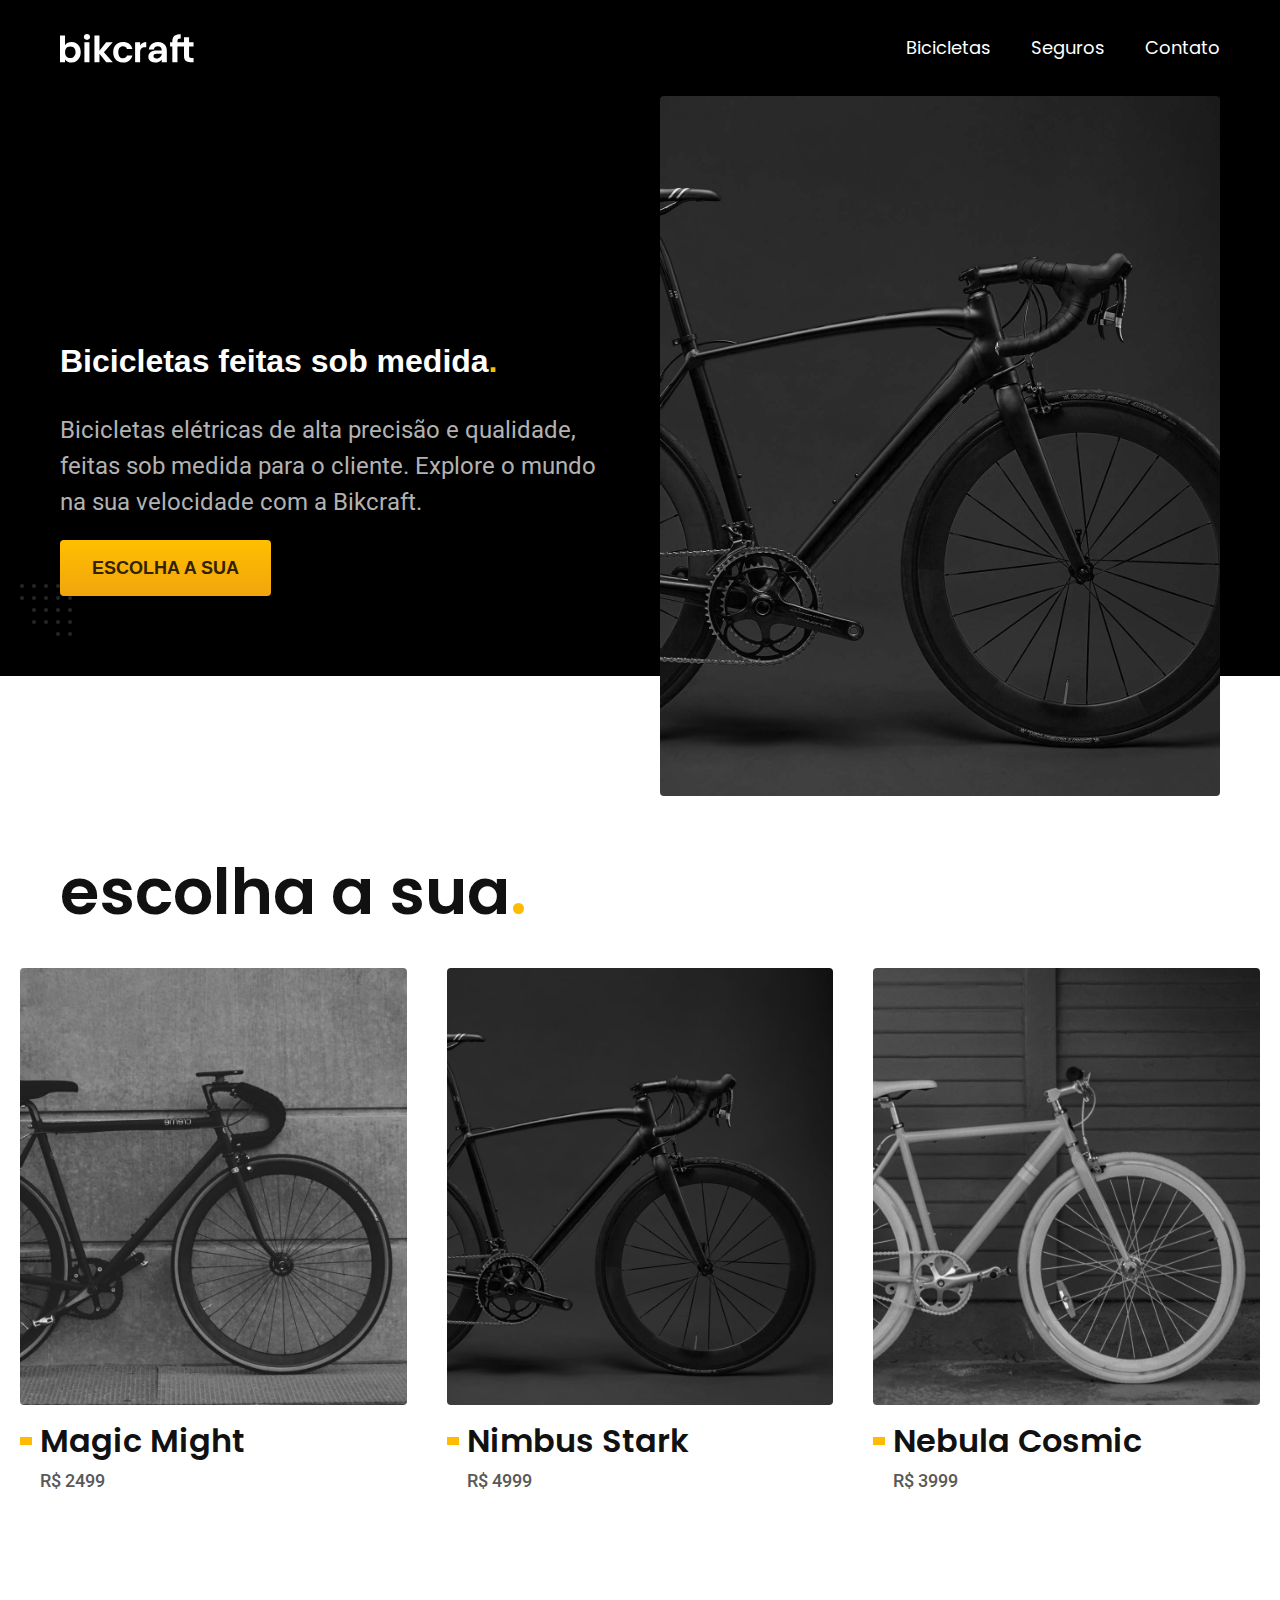
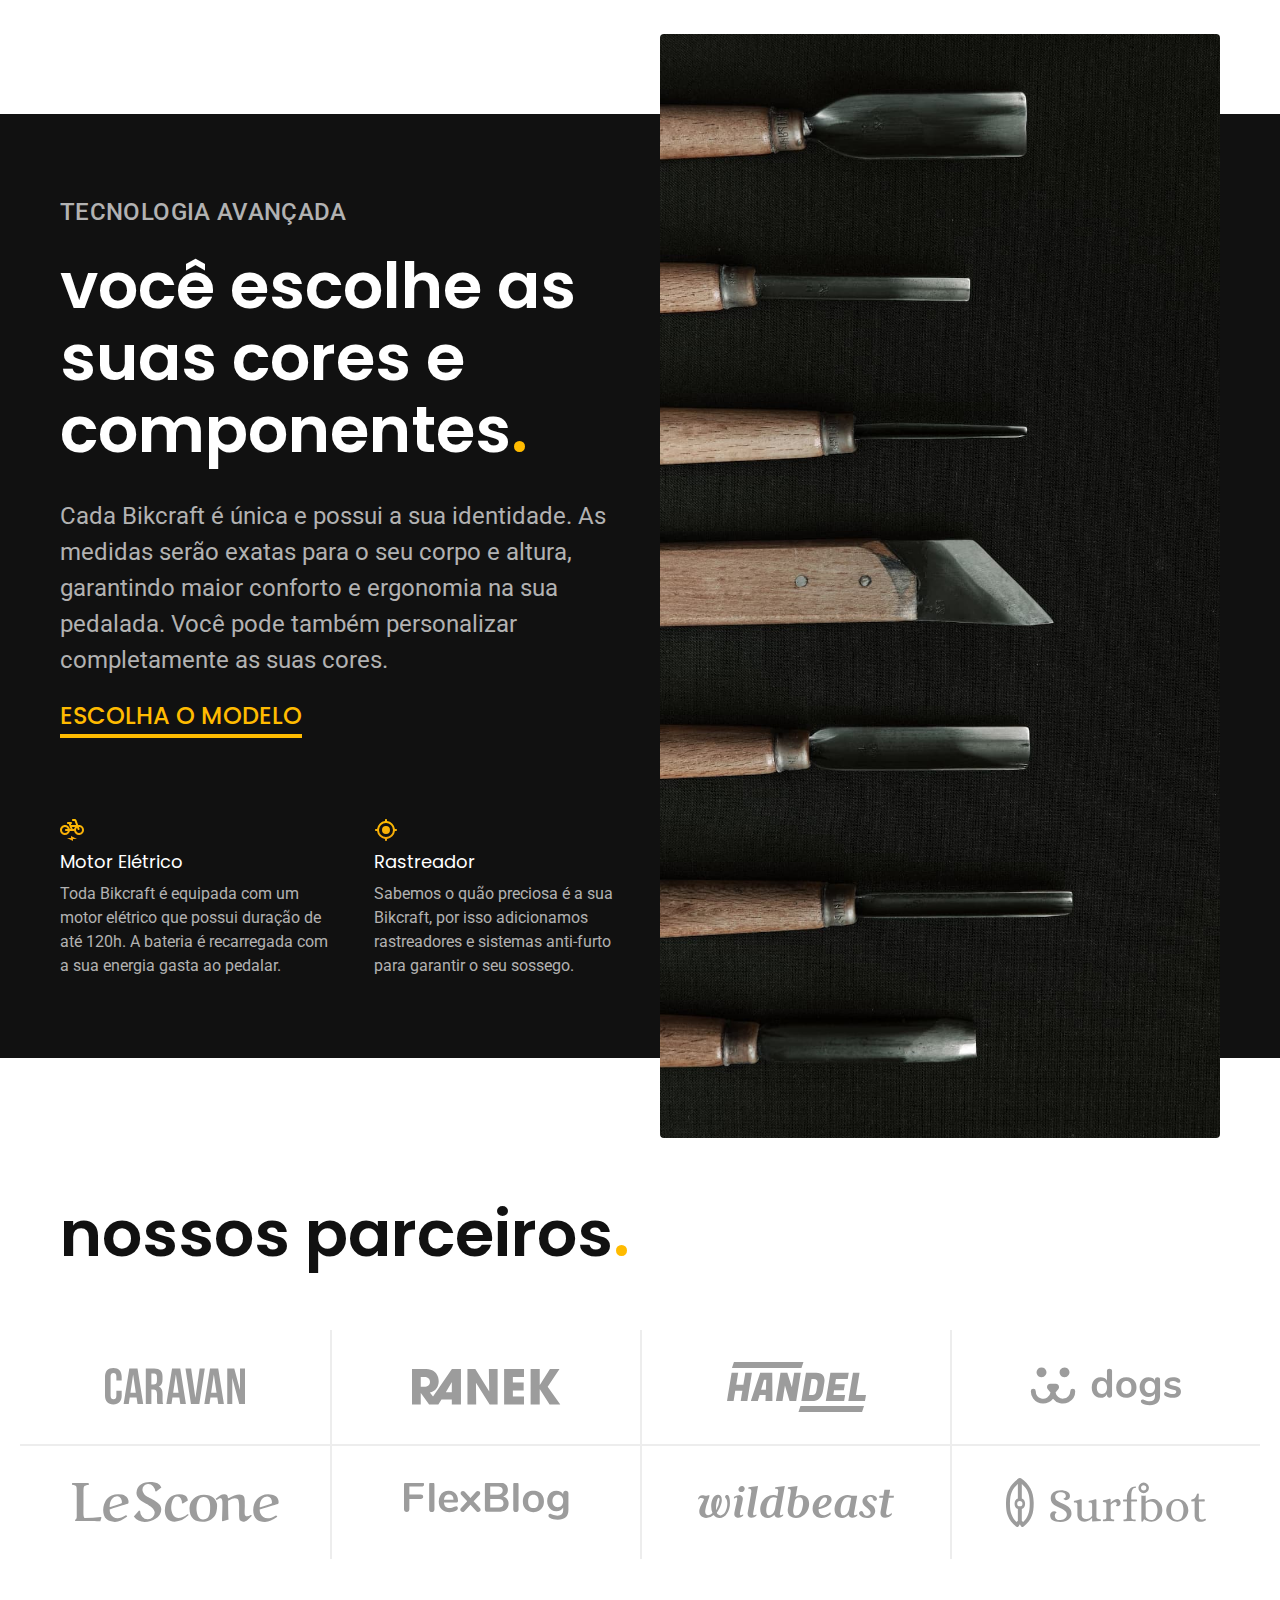
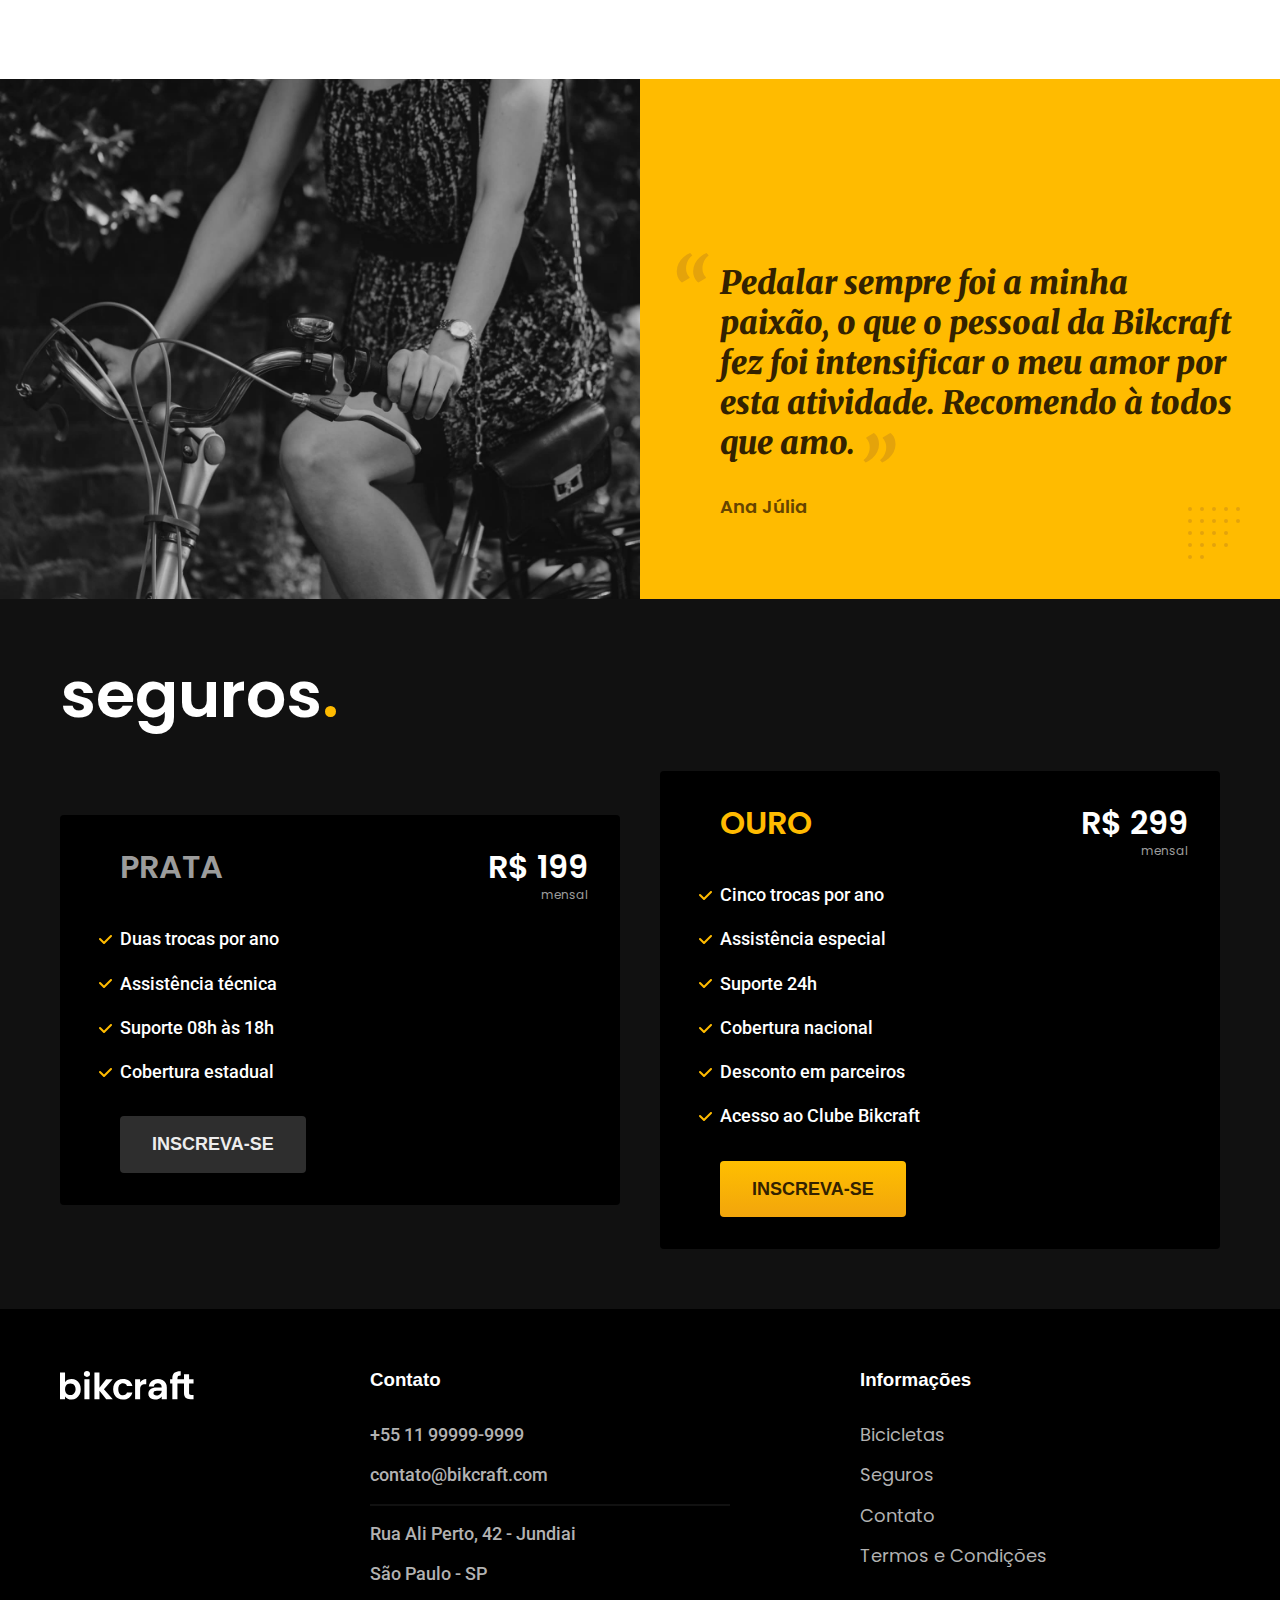
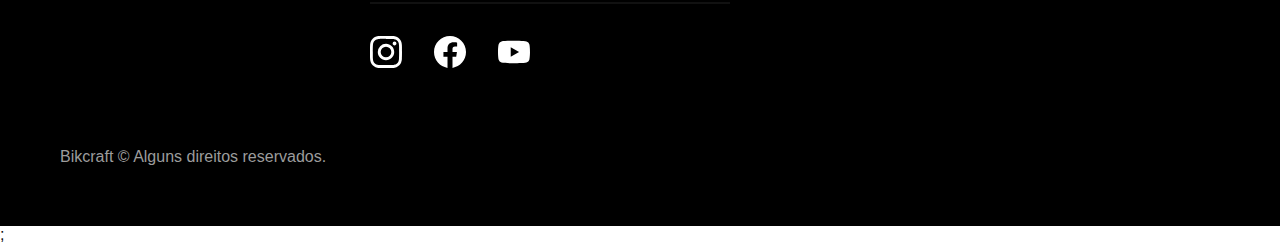
<file: index.html>
<!DOCTYPE html>
<html lang="pt-br">

<head>
  <meta charset="UTF-8">
  <meta name="viewport" content="width=device-width, initial-scale=1.0">
  <title>Bikcraft - Bicicletas Elétricas</title>
  <meta name="description" content="Bicicletas elétricas de alta precisão e qualidade,  feitas sob medida para o cliente. Explore o mundo na sua velocidade com a Bikcraft.">

  <link rel="icon" href="./favicon.svg" type="image/svg+xml">
  <link rel="preload" href="./css/style.min.css" as="style">
  <link rel="stylesheet" href="./css/style.min.css">

  <link rel="preconnect" href="https://fonts.googleapis.com">
  <link rel="preconnect" href="https://fonts.gstatic.com" crossorigin>
  <link href="https://fonts.googleapis.com/css2?family=Merriweather:ital,wght@1,900&family=Poppins:wght@500;600&family=Roboto:wght@400;500&display=swap" rel="stylesheet">

  <script>
    document.documentElement.classList.add('js');
  </script>
</head>

<body>
  <header class="header-bg">
    <div class="header container">
      <a href="./">
        <img src="./img/bikcraft.svg" width="136" height="32" alt="Bikcraft">
      </a>
      <nav aria-label="primaria">
        <ul class="header-menu font-1-m cor-0">
          <li><a href="./bicicletas.html">Bicicletas</a></li>
          <li><a href="./seguros.html">Seguros</a></li>
          <li><a href="./contato.html">Contato</a></li>
        </ul>
      </nav>
    </div>
  </header>

  <main class="introducao-bg">
    <div class="introducao container">
      <div class="introducao-conteudo">
        <h1 class="font-1 xxl cor-0 fadeInDown" data-anime="200">Bicicletas feitas
          sob medida<span class="cor-p1">.</span></h1>
        <p class="font-2-l cor-5 fadeInDown" data-anime="400">Bicicletas elétricas de alta precisão e qualidade, feitas sob medida para o cliente. Explore o mundo na sua velocidade com a Bikcraft.</p>
        <a class="botao fadeInDown" data-anime="600" href="./bicicletas.html">Escolha a sua</a>
      </div>
      <picture data-anime="800" class="fadeInDown">
        <source media="(max-width: 800px)" srcset="./img/bicicletas/nimbus.jpg">
        <img src="./img/fotos/introducao.jpg" width="1280" height="1600" alt="Bicicleta elétrica preta">
      </picture>
    </div>

  </main>

  <article class="bicicletas-lista">
    <h2 class="container font-1-xxl">escolha a sua<span class="cor-p1">.</span></h2>

    <ul>
      <li>
        <a href="./bicicletas/magic.html">
          <img src="./img/bicicletas/magic-home.jpg" width="920" height="1040" alt="Bicicleta preta">
          <h3 class="font-1-xl">Magic Might</h3>
          <span class="font-2-m cor-8">R$ 2499</span>
        </a>
      </li>
      <li>
        <a href="./bicicletas/nimbus.html">
          <img src="./img/bicicletas/nimbus-home.jpg" width="920" height="1040" alt="Bicicleta preta">
          <h3 class="font-1-xl">Nimbus Stark</h3>
          <span class="font-2-m cor-8">R$ 4999</span>
        </a>
      </li>
      <li>
        <a href="./bicicletas/nebula.html">
          <img src="./img/bicicletas/nebula-home.jpg" width="920" height="1040" alt="Bicicleta Branca">
          <h3 class="font-1-xl">Nebula Cosmic</h3>
          <span class="font-2-m cor-8">R$ 3999</span>
        </a>
      </li>
    </ul>
  </article>
  <article class="tecnologia-bg">
    <div class="tecnologia container">
      <div class="tecnologia-conteudo">
        <span class="font-2-l-b cor-5">Tecnologia Avançada</span>
        <h2 class="font-1-xxl cor-0">você escolhe as suas cores e componentes<span class="cor-p1">.<span></h2>
        <p class="font-2-l cor-5">Cada Bikcraft é única e possui a sua identidade. As medidas serão exatas para o seu corpo e altura, garantindo maior conforto e ergonomia na sua pedalada. Você pode também personalizar completamente as suas cores.</p>
        <a class="link" href="./bicicletas.html">Escolha o modelo</a>

        <div class="tecnologias-vantagens">
          <div>
            <img src="./img/icones/eletrica.svg" width="24" height="24" alt="">
            <h3 class="font-1-m cor-0">Motor Elétrico</h3>
            <p class="font-2-s cor-5">Toda Bikcraft é equipada com um motor elétrico que possui duração de até 120h. A bateria é recarregada com a sua energia gasta ao pedalar.</p>
          </div>
          <div>
            <img src="./img/icones/rastreador.svg" width="24" height="24" alt="">
            <h3 class="font-1-m cor-0">Rastreador</h3>
            <p class="font-2-s cor-5">Sabemos o quão preciosa é a sua Bikcraft, por isso adicionamos rastreadores e sistemas anti-furto para garantir o seu sossego.</p>
          </div>
        </div>
      </div>

      <div class="tecnologia-imagem">
        <img src="./img/fotos/tecnologia.jpg" width="1200" height="1920" alt="">
      </div>
    </div>
  </article>

  <section class="parceiros" aria-label="" Nossos Parceiros>
    <h2 class="container font-1-xxl">nossos parceiros<span class="cor-p1">.</span></h2>

    <ul>
      <li><img src="./img/parceiros/caravan.svg" width="140" height="38" alt="Caravan"></li>
      <li><img src="./img/parceiros/ranek.svg" width="149" height="36" alt="ranek"></li>
      <li><img src="./img/parceiros/handel.svg" width="139" height="50" alt="handel"></li>
      <li><img src="./img/parceiros/dogs.svg" width="152" height="39" alt="dogs.svg"></li>
      <li><img src="./img/parceiros/lescone.svg" width="208" height="41" alt="lescone"></li>
      <li><img src="./img/parceiros/flexblog.svg" width="165" height="38" alt="flexblog"></li>
      <li><img src="./img/parceiros/wildbeast.svg" width="196" height="34" alt="wildbeast"></li>
      <li><img src="./img/parceiros/surfbot.svg" width="200" height="49" alt="surfbot"></li>
    </ul>
  </section>

  <section class="depoimento" aria-label="Depoimento">
    <div>
      <img src="./img/fotos/depoimento.jpg" width="1560" height="1360" alt="pessoa pedalando uma bicicleta bikcraft">
    </div>
    <div class="depoimento-conteudo">
      <blockquote class="font-1-xl cor-p5">
        <p>Pedalar sempre foi a minha paixão, o que o pessoal da Bikcraft fez foi intensificar o meu amor por esta atividade. Recomendo à todos que amo.</p>
      </blockquote>
      <span class="font-1-m-b cor-p4">Ana Júlia</span>
    </div>
  </section>

  <article class="seguros-bg">
    <div class="seguros container">
      <h2 class="font-1-xxl cor-0">seguros<span class="cor-p1">.<span></h2>
      <div class="seguros-item">
        <h3 class="font-1-xl cor-6">PRATA</h3>
        <span class="font-1-xl cor-0">R$ 199 <span class="font-1-xs cor-6">mensal</span></span>
        <ul class="font-2-m cor-0">
          <li>Duas trocas por ano</li>
          <li>Assistência técnica</li>
          <li>Suporte 08h às 18h</li>
          <li>Cobertura estadual</li>
        </ul>
        <a class="botao secundario" href="./orcamento.html?tipo=seguro&produto=prata">Inscreva-se</a>
      </div>
      <div class="seguros-item">
        <h3 class="font-1-xl cor-p1">OURO</h3>
        <span class="font-1-xl cor-0">R$ 299 <span class="font-1-xs cor-6">mensal</span></span>
        <ul class="font-2-m cor-0">
          <li>Cinco trocas por ano</li>
          <li>Assistência especial</li>
          <li>Suporte 24h</li>
          <li>Cobertura nacional</li>
          <li>Desconto em parceiros</li>
          <li>Acesso ao Clube Bikcraft</li>
        </ul>
        <a class="botao" href="./orcamento.html?tipo=seguro&produto=ouro">Inscreva-se</a>
      </div>
    </div>
  </article>

  <footer class="footer-bg">
    <div class="footer container">
      <img src="./img/bikcraft.svg" width="136" height="32" alt="bikcraft">
      <div class="footer-contato">
        <h3 class="font-2-lb cor-0">Contato</h3>
        <ul class="font-2-m cor-5">
          <li><a href="tel:+5511999999999">+55 11 99999-9999</a></li>
          <li><a href="mailto:contato@bikcraft.com">contato@bikcraft.com</a></li>
          <li>Rua Ali Perto, 42 - Jundiai</li>
          <li>São Paulo - SP</li>
        </ul>
        <div class="footer-redes">
          <a href="">
            <img src="./img/redes/instagram.svg" width="32" height="32" alt="Instagram">
          </a>
          <a href="">
            <img src="./img/redes/facebook.svg" width="32" height="32" alt="facebook">
          </a>
          <a href="">
            <img src="./img/redes/youtube.svg" width="32" height="32" alt="youtube">
          </a>
        </div>
      </div>
      <div class="footer-informacoes">
        <h3 class="font-2-lb cor-0">Informações</h3>
        <nav>
          <ul class="font-1-m cor-5">
            <li><a href="./bicicletas.html">Bicicletas</a></li>
            <li><a href="./seguros.html">Seguros</a></li>
            <li><a href="./contato.html">Contato</a></li>
            <li><a href="./termos.html">Termos e Condições</a></li>
          </ul>
        </nav>
      </div>
      <p class="footer-copy font2-m cor-6">Bikcraft © Alguns direitos reservados.</p>
    </div>
  </footer>

  <script src="./js/plugins/simple-anime.js"></script>;
  <script src="./js/script.js"></script>
</body>

</html>
</file>
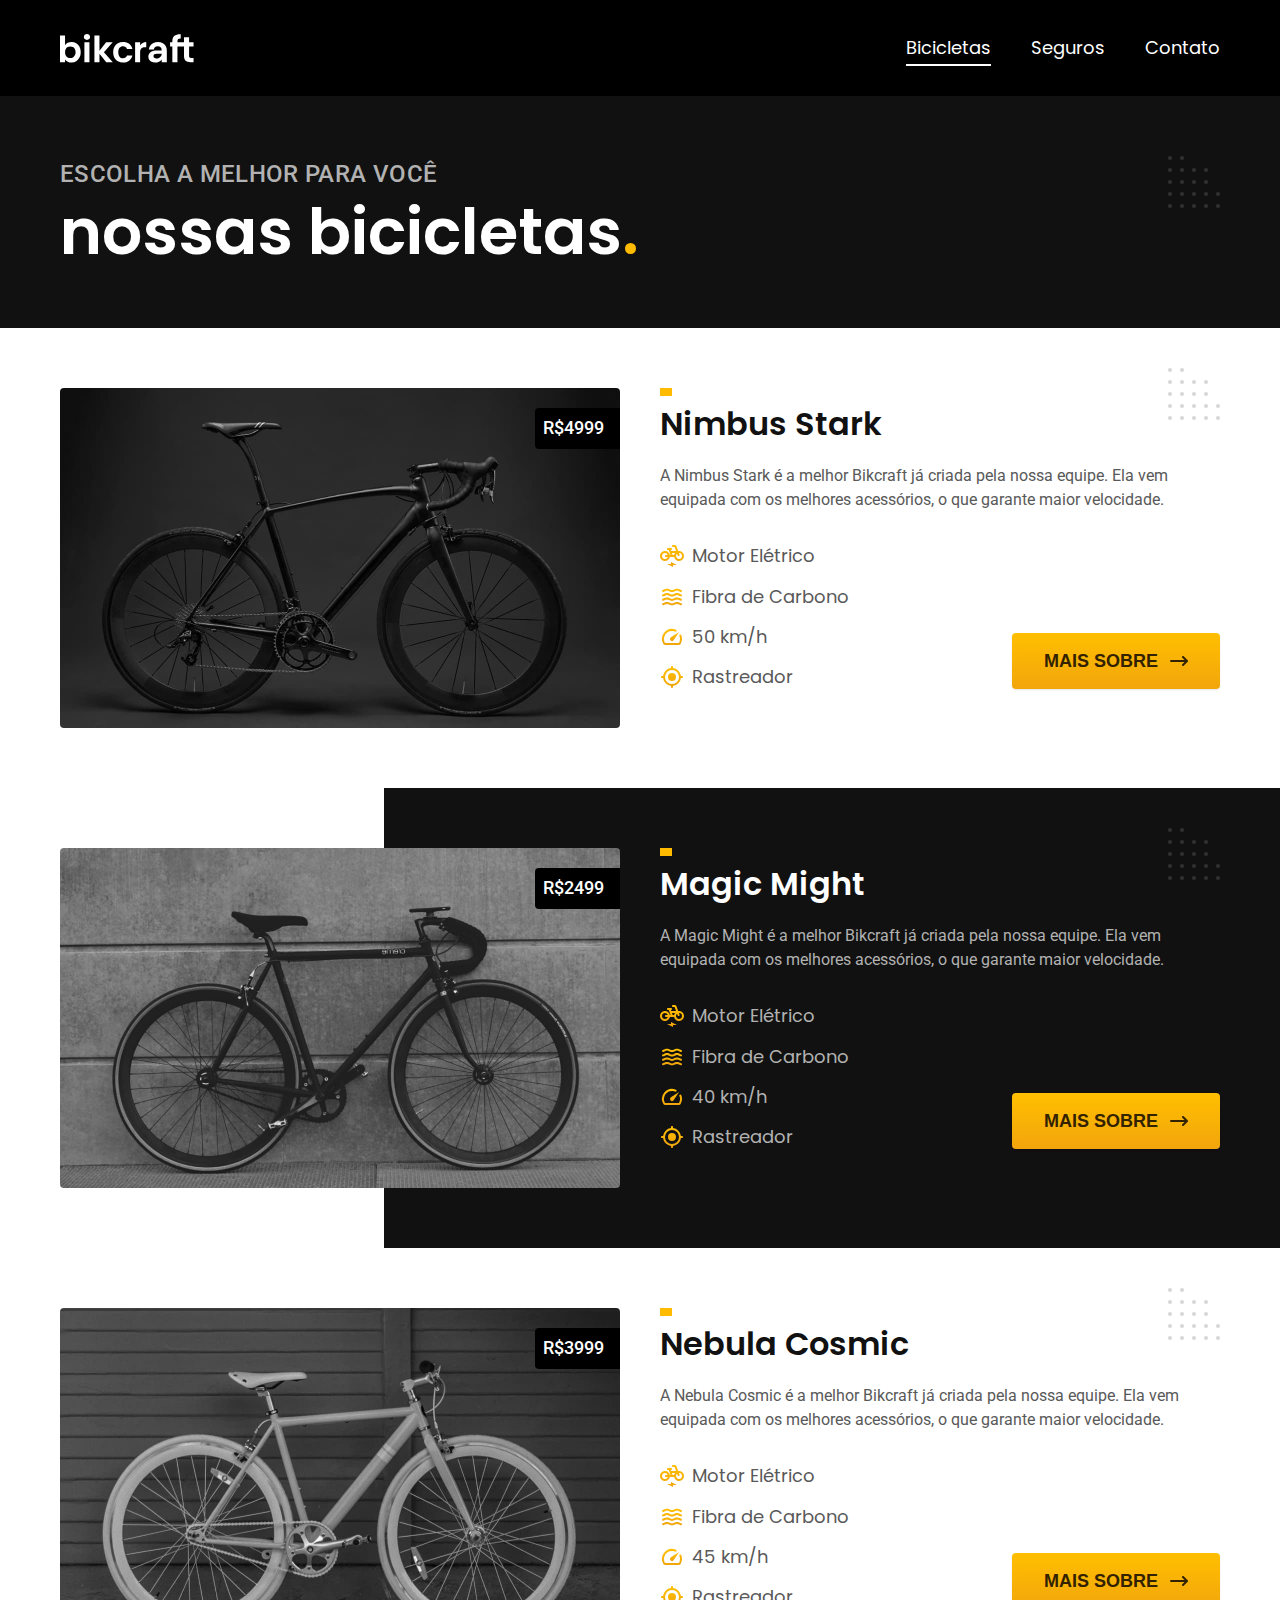
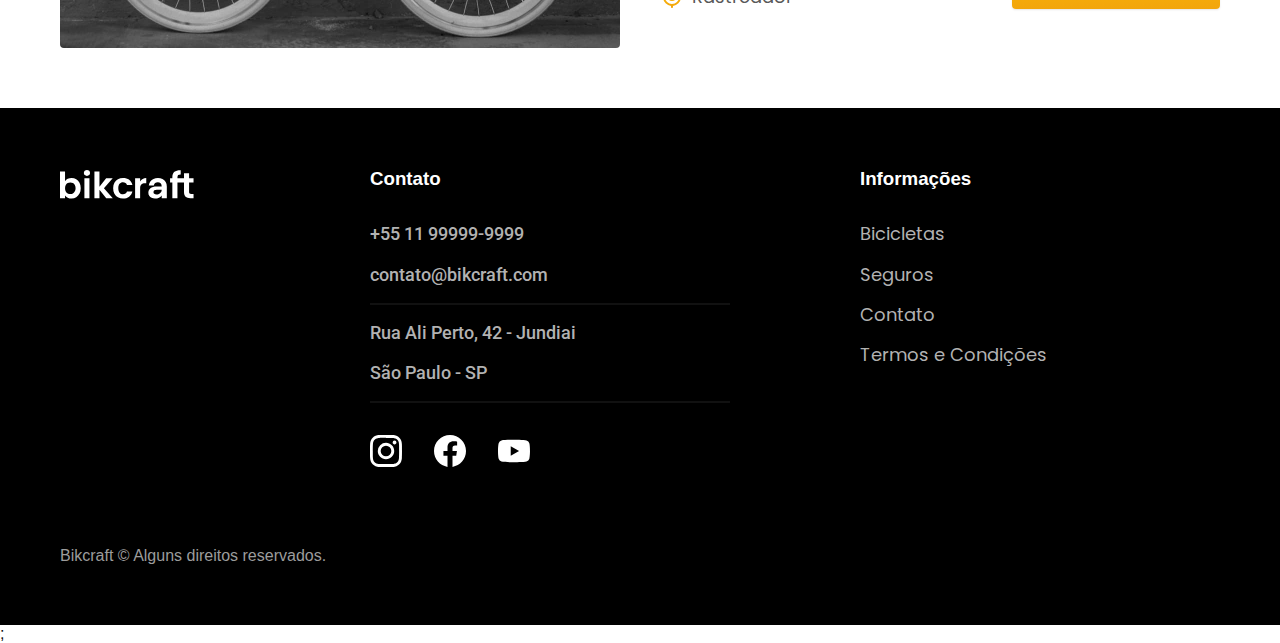
<file: bicicletas.html>
<!DOCTYPE html>
<html lang="pt-br">

<head>
  <meta charset="UTF-8">
  <meta name="viewport" content="width=device-width, initial-scale=1.0">
  <title>Bicicletas | Bikcraft</title>
  <meta name="description" content="Bicicletas Bikcraft">


  <link rel="icon" href="./favicon.svg" type="image/svg+xml">
  <link rel="preload" href="./css/style.min.css" as="style">
  <link rel="stylesheet" href="./css/style.min.css">

  <link rel="preconnect" href="https://fonts.googleapis.com">
  <link rel="preconnect" href="https://fonts.gstatic.com" crossorigin>
  <link href="https://fonts.googleapis.com/css2?family=Merriweather:ital,wght@1,900&family=Poppins:wght@500;600&family=Roboto:wght@400;500&display=swap" rel="stylesheet">

  <script>
    document.documentElement.classList.add('js');
  </script>
</head>

<body id="seguros">
  <header class="header-bg">
    <div class="header container">
      <a href="./">
        <img src="./img/bikcraft.svg" alt="Bikcraft">
      </a>
      <nav aria-label="primaria">
        <ul class="header-menu font-1-m cor-0">
          <li><a href="./bicicletas.html">Bicicletas</a></li>
          <li><a href="./seguros.html">Seguros</a></li>
          <li><a href="./contato.html">Contato</a></li>
        </ul>
      </nav>
    </div>
  </header>

  <main>
    <div class="titulo-bg">
      <div class="titulo container">
        <p class="font-2-l-b cor-5">Escolha a melhor para você</p>
        <h1 class="font-1-xxl cor-0">nossas bicicletas<span class="cor-p1">.</span></h1>
      </div>
    </div>


    <div class="bicicletas container">
      <div class=" bicicletas-imagem fadeInLeft" data-anime="200">
        <img src="./img/bicicletas/nimbus.jpg" alt="bicicleta preta">
        <span class="font-2-m cor-0">R$4999</span>
      </div>
      <div class="bicicletas-conteudo fadeInLeft" data-anime="400">
        <h2 class="font-1-xl">Nimbus Stark</h2>
        <p class="font-2-s cor-8">A Nimbus Stark é a melhor Bikcraft já criada pela nossa equipe. Ela vem equipada com os melhores acessórios, o que garante maior velocidade.</p>
        <ul class="font-1-m cor-8">
          <li><img src="./img/icones/eletrica.svg" alt="">Motor Elétrico</li>
          <li><img src="./img/icones/carbono.svg" alt="">Fibra de Carbono</li>
          <li><img src="./img/icones/velocidade.svg" alt="">50 km/h</li>
          <li><img src="./img/icones/rastreador.svg" alt="">Rastreador</li>
        </ul>
        <a class="botao seta fadeInLeft" data-anime="600" href="./bicicletas/nimbus.html">Mais Sobre</a>
      </div>
    </div>


    <div class="bicicletas-bg">
      <div class="bicicletas container">
        <div class="bicicletas-imagem fadeInRight" data-anime="200">
          <img src="./img/bicicletas/magic.jpg" alt="bicicleta preta">
          <span class="font-2-m cor-0">R$2499</span>
        </div>
        <div class="bicicletas-conteudo fadeInRight" data-anime="400">
          <h2 class="font-1-xl cor-0">Magic Might</h2>
          <p class="font-2-s cor-5">A Magic Might é a melhor Bikcraft já criada pela nossa equipe. Ela vem equipada com os melhores acessórios, o que garante maior velocidade.</p>
          <ul class="font-1-m cor-5">
            <li><img src="./img/icones/eletrica.svg" alt="">Motor Elétrico</li>
            <li><img src="./img/icones/carbono.svg" alt="">Fibra de Carbono</li>
            <li><img src="./img/icones/velocidade.svg" alt="">40 km/h</li>
            <li><img src="./img/icones/rastreador.svg" alt="">Rastreador</li>
          </ul>
          <a class="botao seta fadeInRight" data-anime="600" href="./bicicletas/magic.html">Mais Sobre</a>
        </div>
      </div>
    </div>


    <div class="bicicletas container">
      <div class="bicicletas-imagem fadeInLeft" data-anime="200">
        <img src="./img/bicicletas/nebula.jpg" alt="bicicleta preta">
        <span class="font-2-m cor-0">R$3999</span>
      </div>
      <div class="bicicletas-conteudo fadeInLeft" data-anime="400">
        <h2 class="font-1-xl">Nebula Cosmic</h2>
        <p class="font-2-s cor-8">A Nebula Cosmic é a melhor Bikcraft já criada pela nossa equipe. Ela vem equipada com os melhores acessórios, o que garante maior velocidade.</p>
        <ul class="font-1-m cor-8">
          <li><img src="./img/icones/eletrica.svg" alt="">Motor Elétrico</li>
          <li><img src="./img/icones/carbono.svg" alt="">Fibra de Carbono</li>
          <li><img src="./img/icones/velocidade.svg" alt="">45 km/h</li>
          <li><img src="./img/icones/rastreador.svg" alt="">Rastreador</li>
        </ul>
        <a class="botao seta fadeInLeft" data-anime="600" href="./bicicletas/nebula.html">Mais Sobre</a>
      </div>

    </div>

  </main>


  <footer class="footer-bg">
    <div class="footer container">
      <img src="./img/bikcraft.svg" alt="bikcraft">
      <div class="footer-contato">
        <h3 class="font-2-lb cor-0">Contato</h3>
        <ul class="font-2-m cor-5">
          <li><a href="tel:+5511999999999">+55 11 99999-9999</a></li>
          <li><a href="mailto:contato@bikcraft.com">contato@bikcraft.com</a></li>
          <li>Rua Ali Perto, 42 - Jundiai</li>
          <li>São Paulo - SP</li>
        </ul>
        <div class="footer-redes">
          <a href="">
            <img src="./img/redes/instagram.svg" alt="Instagram">
          </a>
          <a href="">
            <img src="./img/redes/facebook.svg" alt="facebook">
          </a>
          <a href="">
            <img src="./img/redes/youtube.svg" alt="youtube">
          </a>
        </div>
      </div>
      <div class="footer-informacoes">
        <h3 class="font-2-lb cor-0">Informações</h3>
        <nav>
          <ul class="font-1-m cor-5">
            <li><a href="./bicicletas.html">Bicicletas</a></li>
            <li><a href="./seguros.html">Seguros</a></li>
            <li><a href="./contato.html">Contato</a></li>
            <li><a href="./termos.html">Termos e Condições</a></li>
          </ul>
        </nav>
      </div>
      <p class="footer-copy font2-m cor-6">Bikcraft © Alguns direitos reservados.</p>
    </div>
  </footer>
  <script src="./js/plugins/simple-anime.js"></script>;
  <script src="./js/script.js"></script>
</body>

</html>
</file>
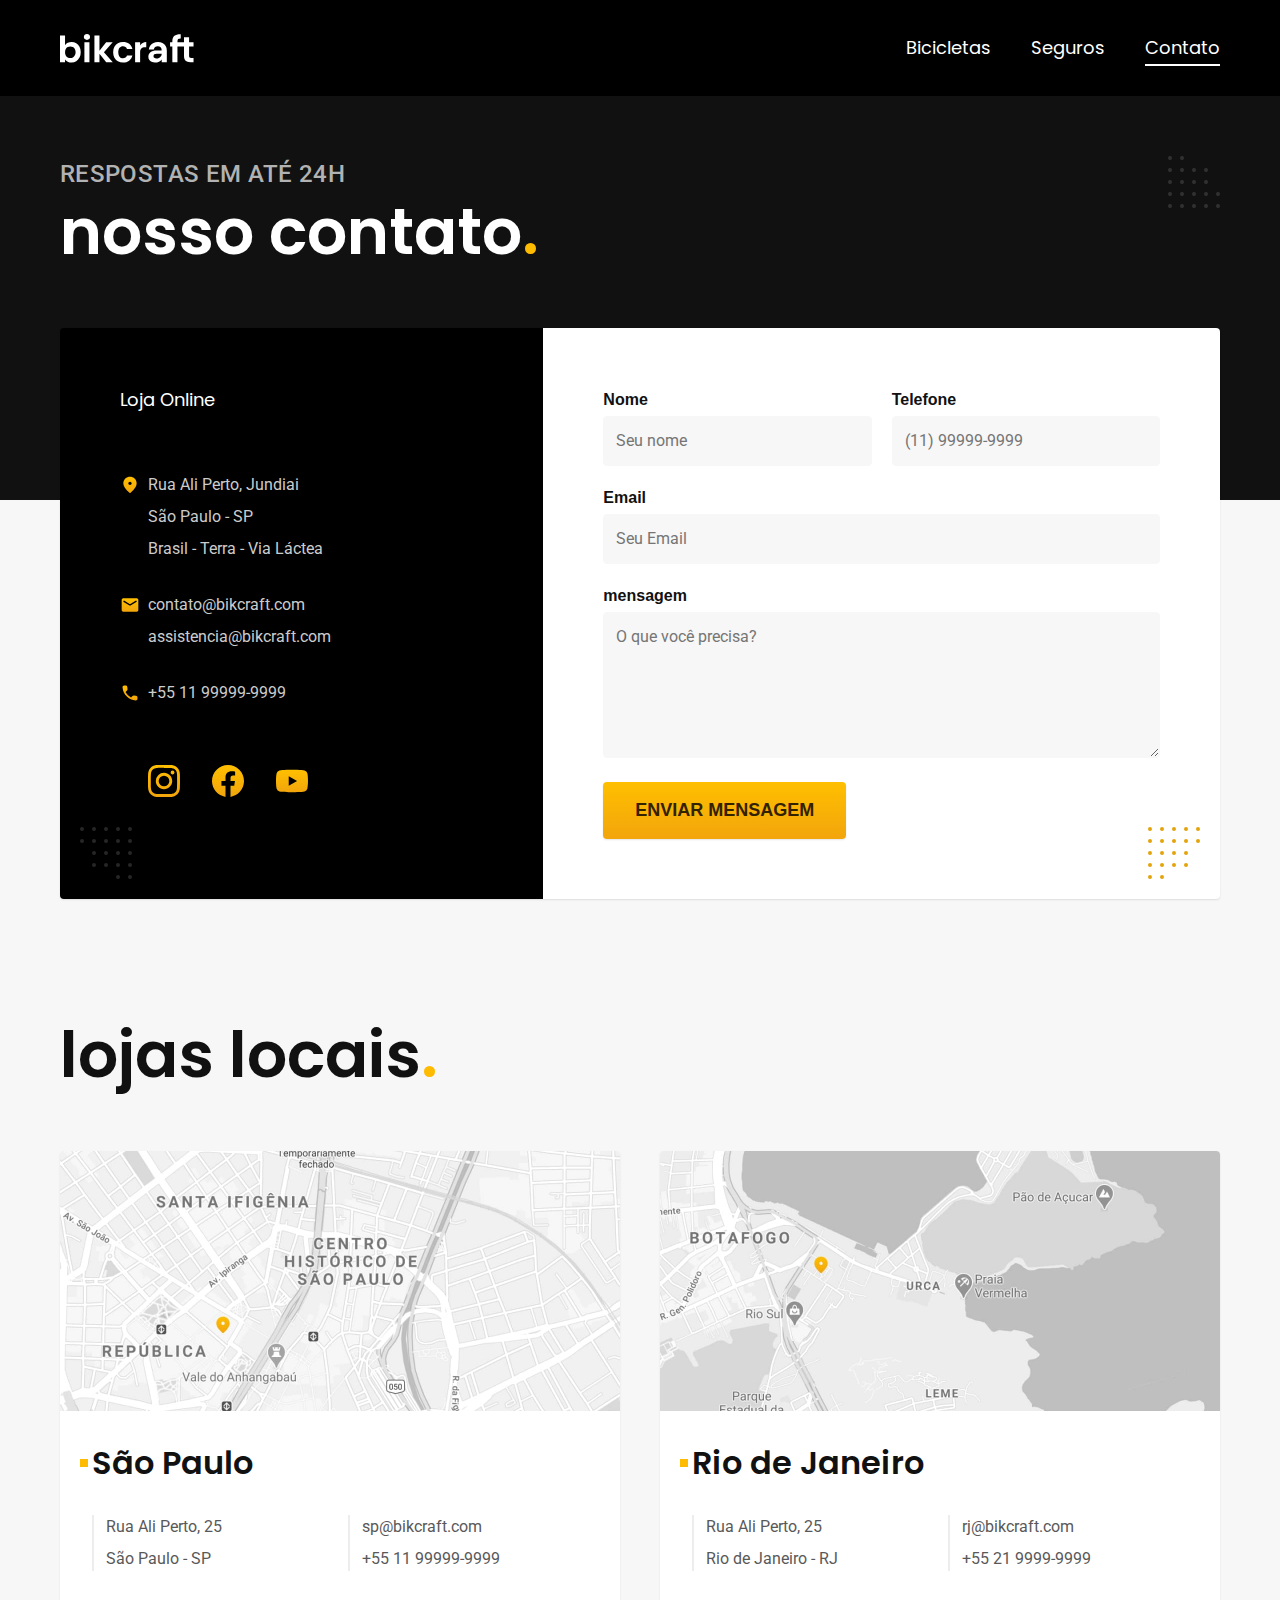
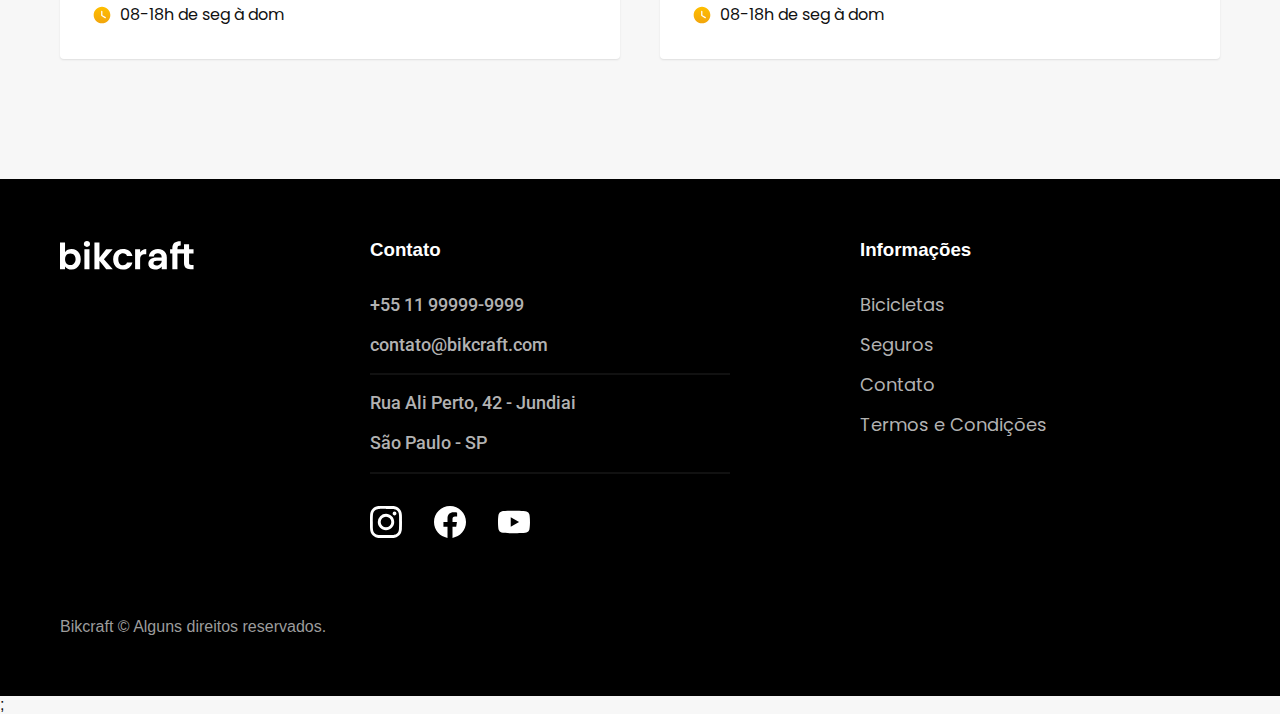
<file: contato.html>
<!DOCTYPE html>
<html lang="pt-br">

<head>
  <meta charset="UTF-8">
  <meta name="viewport" content="width=device-width, initial-scale=1.0">
  <title>Contatos | Bikcraft</title>
  <meta name="description" content="Contatos bikcraft">


  <link rel="icon" href="./favicon.svg" type="image/svg+xml">
  <link rel="preload" href="./css/style.min.css" as="style">
  <link rel="stylesheet" href="./css/style.min.css">

  <link rel="preconnect" href="https://fonts.googleapis.com">
  <link rel="preconnect" href="https://fonts.gstatic.com" crossorigin>
  <link href="https://fonts.googleapis.com/css2?family=Merriweather:ital,wght@1,900&family=Poppins:wght@500;600&family=Roboto:wght@400;500&display=swap" rel="stylesheet">

  <script>
    document.documentElement.classList.add('js');
  </script>
</head>

<body id="contato">
  <header class="header-bg">
    <div class="header container">
      <a href="./">
        <img src="./img/bikcraft.svg" alt="Bikcraft">
      </a>
      <nav aria-label="primaria">
        <ul class="header-menu font-1-m cor-0">
          <li><a href="./bicicletas.html">Bicicletas</a></li>
          <li><a href="./seguros.html">Seguros</a></li>
          <li><a href="./contato.html">Contato</a></li>
        </ul>
      </nav>
    </div>
  </header>

  <main>
    <div class="titulo-bg">
      <div class="titulo container">
        <p class="font-2-l-b cor-5">Respostas em até 24h</p>
        <h1 class="font-1-xxl cor-0">nosso contato<span class="cor-p1">.</span></h1>
      </div>
    </div>

    <div class="contato container">
      <section class="contato-dados" aria-label="Endereço">
        <div class="fadeInLeft" data-anime="200">
          <h2 class="font-1-m cor-0">Loja Online</h2>
          <div class="contato-endereco font-2-s cor-4">
            <p>Rua Ali Perto, Jundiai</p>
            <p>São Paulo - SP</p>
            <p>Brasil - Terra - Via Láctea</p>
          </div>
          <!-- Meios de contato-->
          <address class="contato-meios font-2-s cor-4">
            <a href="mailto:contato@bikcraft.com">contato@bikcraft.com</a>
            <a href="mailto:assistencia@bikcraft.com">assistencia@bikcraft.com</a>
            <a href="tel:+5511999999999">+55 11 99999-9999</a>
          </address>
          <div class="contato-redes">
            <a href="">
              <img src="./img/redes/instagram-p.svg" alt="Instagram">
            </a>
            <a href="">
              <img src="./img/redes/facebook-p.svg" alt="facebook">
            </a>
            <a href="">
              <img src="./img/redes/youtube-p.svg" alt="youtube">
            </a>
          </div>
        </div>
      </section>

      <section class="contato-formulario" aria-label="Formulário">
        <div class="fadeInLeft" data-anime="200">
          <form class="form" action="./enviar.php" method="post">
            <div>
              <label for="nome">Nome</label>
              <input type="text" id="nome" name="nome" placeholder="Seu nome">
            </div>
            <div>
              <label for="email">Telefone</label>
              <input type="text" id="telefone" name="telefone" placeholder="(11) 99999-9999">
            </div>
            <div class="col-2">
              <label for="email">Email</label>
              <input type="email" id="email" name="email" placeholder="Seu Email" required>
            </div>
            <div class="col-2">
              <label for="mensagem">mensagem</label>
              <textarea rows="5" id="mensagem" name="mensagem" placeholder="O que você precisa?"></textarea>
            </div>
            <button class="botao col-2 fadeInLeft" data-anime="400">Enviar Mensagem</button>
          </form>
        </div>
      </section>
    </div>

  </main>

  <article class="lojas container">
    <h2 class="font-1-xxl">lojas locais<span class="cor-p1">.</span></h2>
    <div class="lojas-item">
      <img src="./img/lojas/sp.jpg" alt="mapa marcando o endereço Ali Perto, São paulo - SP">
      <div class="lojas-conteudo">
        <h3 class="font-1-xl">São Paulo</h3>
        <div class="lojas-dados font-2-s cor-8">
          <p>Rua Ali Perto, 25</p>
          <p>São Paulo - SP</p>
        </div>
        <div class="lojas-dados font-2-s cor-8">
          <a href="mailto:sp@bikcraft.com">sp@bikcraft.com</a>
          <a href="tel:+5511999999999">+55 11 99999-9999</a>
        </div>
        <p class="lojas-tempo font-1-s"><img src="./img/icones/horario.svg" alt="">08-18h de seg à dom</p>
      </div>
    </div>

    <div class="lojas-item">
      <img src="./img/lojas/rj.jpg" alt="mapa marcando o endereço Ali Perto, Rio de Janeiro -RJ">
      <div class="lojas-conteudo">
        <h3 class="font-1-xl">Rio de Janeiro</h3>
        <div class="lojas-dados font-2-s cor-8">
          <p>Rua Ali Perto, 25</p>
          <p>Rio de Janeiro - RJ</p>
        </div>
        <div class="lojas-dados font-2-s cor-8">
          <a href="mailto:rj@bikcraft.com">rj@bikcraft.com</a>
          <a href="tel:+552199999999">+55 21 9999-9999</a>
        </div>
        <p class="lojas-tempo font-1-s"><img src="./img/icones/horario.svg" alt="">08-18h de seg à dom</p>
      </div>
    </div>
  </article>


  <footer class="footer-bg">
    <div class="footer container">
      <img src="./img/bikcraft.svg" alt="bikcraft">
      <div class="footer-contato">
        <h3 class="font-2-lb cor-0">Contato</h3>
        <ul class="font-2-m cor-5">
          <li><a href="tel:+5511999999999">+55 11 99999-9999</a></li>
          <li><a href="mailto:contato@bikcraft.com">contato@bikcraft.com</a></li>
          <li>Rua Ali Perto, 42 - Jundiai</li>
          <li>São Paulo - SP</li>
        </ul>
        <div class="footer-redes">
          <a href="">
            <img src="./img/redes/instagram.svg" alt="Instagram">
          </a>
          <a href="">
            <img src="./img/redes/facebook.svg" alt="facebook">
          </a>
          <a href="">
            <img src="./img/redes/youtube.svg" alt="youtube">
          </a>
        </div>
      </div>
      <div class="footer-informacoes">
        <h3 class="font-2-lb cor-0">Informações</h3>
        <nav>
          <ul class="font-1-m cor-5">
            <li><a href="./bicicletas.html">Bicicletas</a></li>
            <li><a href="./seguros.html">Seguros</a></li>
            <li><a href="./contato.html">Contato</a></li>
            <li><a href="./termos.html">Termos e Condições</a></li>
          </ul>
        </nav>
      </div>
      <p class="footer-copy font2-m cor-6">Bikcraft © Alguns direitos reservados.</p>
    </div>
  </footer>
  <script src="./js/plugins/simple-anime.js"></script>;
  <script src="./js/script.js"></script>
  <script src="./js/formulario.js"></script>
</body>

</html>
</file>
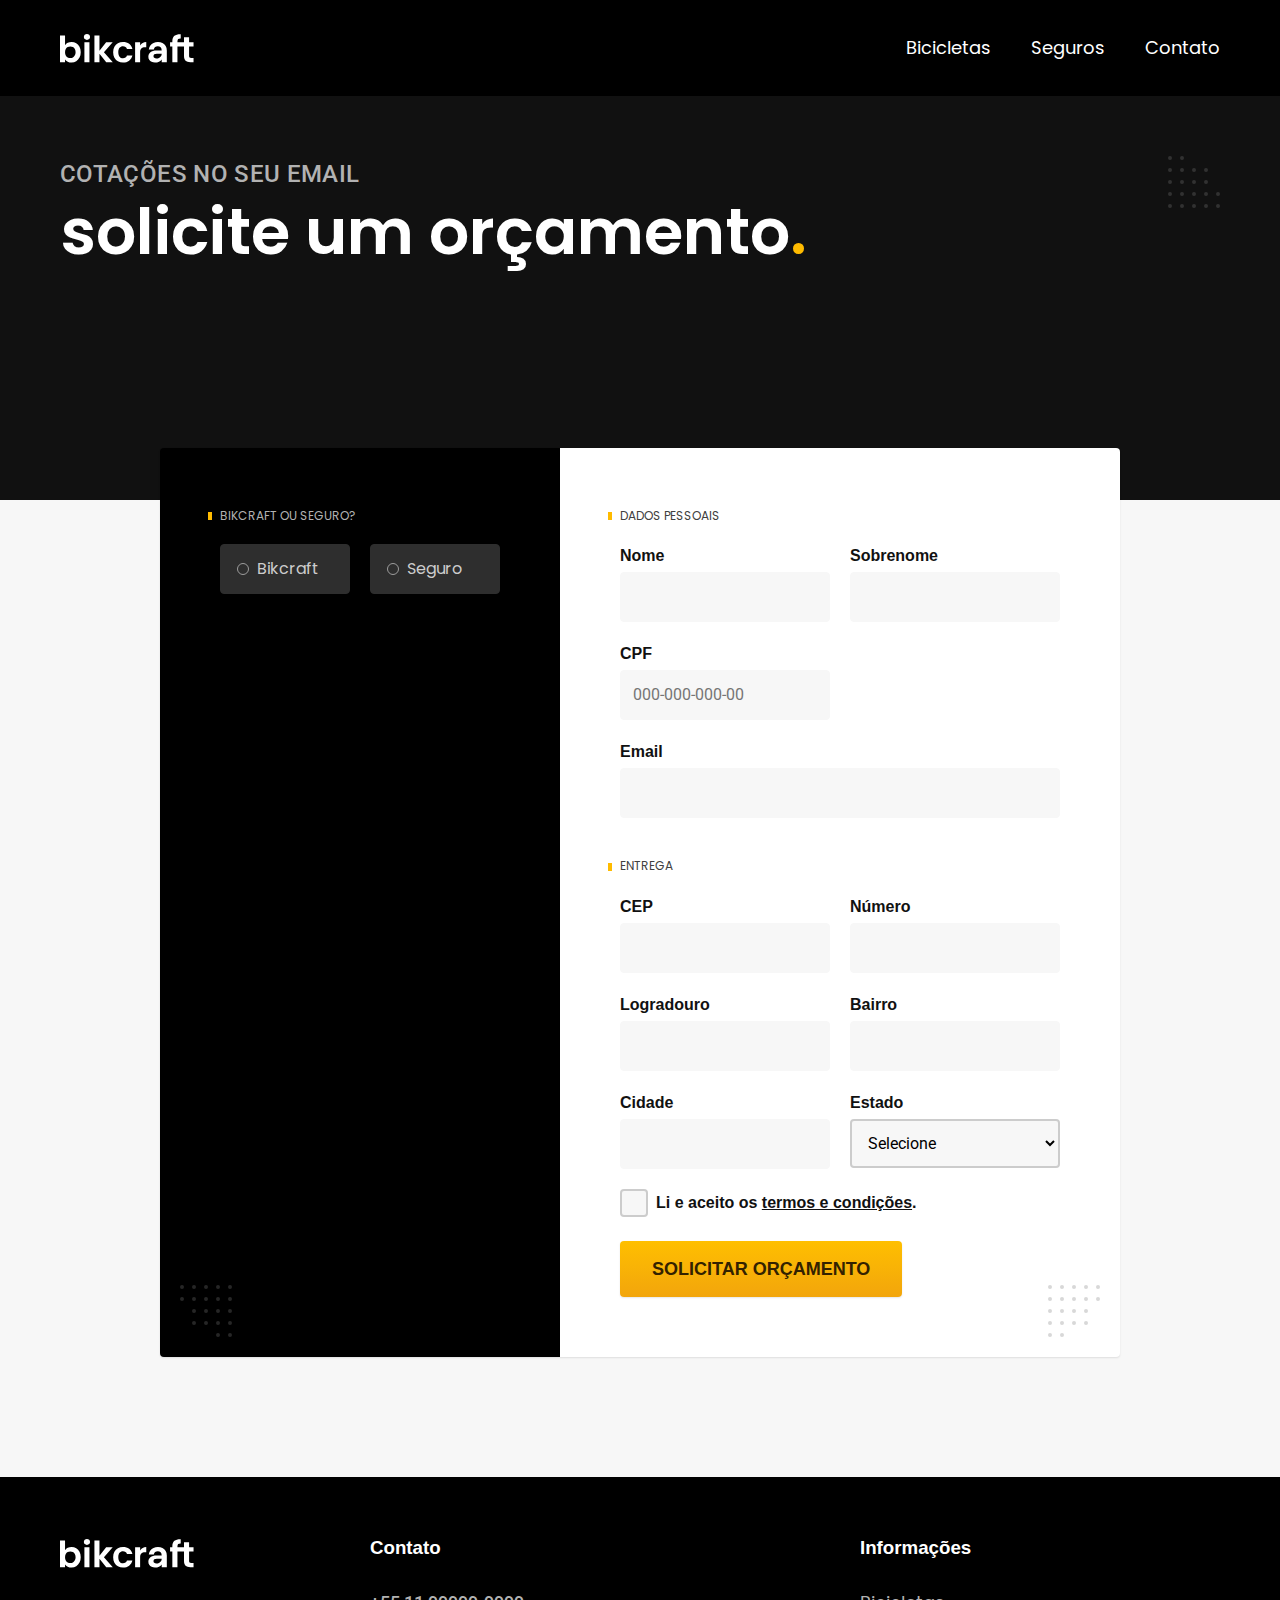
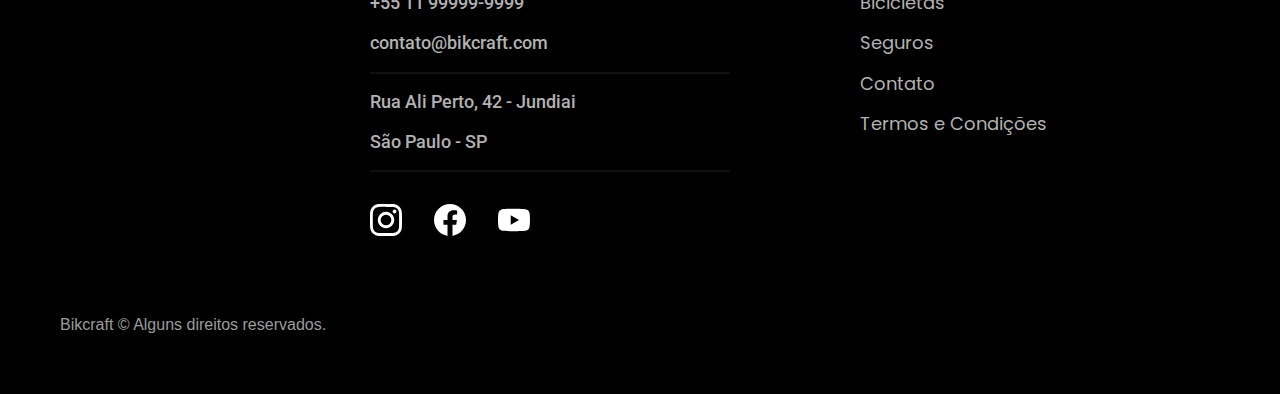
<file: orcamento.html>
<!DOCTYPE html>
<html lang="pt-br">

<head>
  <meta charset="UTF-8">
  <meta name="viewport" content="width=device-width, initial-scale=1.0">
  <title>Orçamento | Bikcraft</title>
  <meta name="description" content="Orçamento">


  <link rel="icon" href="./favicon.svg" type="image/svg+xml">
  <link rel="preload" href="./css/style.min.css" as="style">
  <link rel="stylesheet" href="./css/style.min.css">

  <link rel="preconnect" href="https://fonts.googleapis.com">
  <link rel="preconnect" href="https://fonts.gstatic.com" crossorigin>
  <link href="https://fonts.googleapis.com/css2?family=Merriweather:ital,wght@1,900&family=Poppins:wght@500;600&family=Roboto:wght@400;500&display=swap" rel="stylesheet">

  <script>
    document.documentElement.classList.add('js');
  </script>
</head>

<body id="orcamento">
  <header class="header-bg">
    <div class="header container">
      <a href="./">
        <img src="./img/bikcraft.svg" alt="Bikcraft">
      </a>
      <nav aria-label="primaria">
        <ul class="header-menu font-1-m cor-0">
          <li><a href="./bicicletas.html">Bicicletas</a></li>
          <li><a href="./seguros.html">Seguros</a></li>
          <li><a href="./contato.html">Contato</a></li>
        </ul>
      </nav>
    </div>
  </header>

  <main>
    <div class="titulo-bg">
      <div class="titulo container">
        <p class="font-2-l-b cor-5">Cotações no seu email</p>
        <h1 class="font-1-xxl cor-0">solicite um orçamento<span class="cor-p1">.</span></h1>
      </div>
    </div>

    <form class="orcamento container" action="./enviar.php" method="post">
      <div class="orcamento-produto">
        <h2 class="font-1-xs cor-5">Bikcraft ou Seguro?</h2>

        <input type="radio" name="tipo" value="bikcraft" id="bikcraft">
        <label for="bikcraft">Bikcraft</label>

        <input type="radio" name="tipo" value="seguro" id="seguro">
        <label for="seguro">Seguro</label>

        <div class="orcamento-conteudo" id="orcamento-bikcraft">
          <h2 class="font-1-xs cor-5">Escolha a sua</h2>

          <input type="radio" name="produto" value="nimbus" id="nimbus">
          <label for="nimbus">Nimbus Stark <span>R$ 4999</span></label>
          <div class="orcamento-detalhes">
            <ul class="font-1-xs cor-8">
              <li><img src="./img/icones/eletrica.svg" alt="">Motor Elétrico</li>
              <li><img src="./img/icones/carbono.svg" alt="">Fibra de Carbono</li>
              <li><img src="./img/icones/velocidade.svg" alt="">50 km/h</li>
              <li><img src="./img/icones/rastreador.svg" alt="">Rastreador</li>
            </ul>
            <img src="./img/bicicletas/nimbus.jpg" alt="Bicicleta Preta">
          </div>

          <input type="radio" name="produto" value="magic" id="magic">
          <label for="magic">Magic Might<span>R$ 2499</span></label>
          <div class="orcamento-detalhes">
            <ul class="font-1-xs cor-8">
              <li><img src="./img/icones/eletrica.svg" alt="">Motor Elétrico</li>
              <li><img src="./img/icones/carbono.svg" alt="">Fibra de Carbono</li>
              <li><img src="./img/icones/velocidade.svg" alt="">40 km/h</li>
              <li><img src="./img/icones/rastreador.svg" alt="">Rastreador</li>
            </ul>
            <img src="./img/bicicletas/magic.jpg" alt="Bicicleta Preta">
          </div>

          <input type="radio" name="produto" value="nebula" id="nebula">
          <label for="nebula">Nebula Cosmic<span>R$ 3999</span></label>
          <div class="orcamento-detalhes">
            <ul class="font-1-xs cor-8">
              <li><img src="./img/icones/eletrica.svg" alt="">Motor Elétrico</li>
              <li><img src="./img/icones/carbono.svg" alt="">Fibra de Carbono</li>
              <li><img src="./img/icones/velocidade.svg" alt="">45 km/h</li>
              <li><img src="./img/icones/rastreador.svg" alt="">Rastreador</li>
            </ul>
            <img src="./img/bicicletas/nebula.jpg" alt="Bicicleta Preta">
          </div>
        </div>

        <div class="orcamento-conteudo" id="orcamento-seguro">
          <h2 class="font-1-xs cor-5">Escolha o plano </h2>

          <input type="radio" name="produto" value="prata" id="prata">
          <label for="prata">Prata <span>R$ 199</span></label>
          <input type="radio" name="produto" value="ouro" id="ouro">
          <label for="ouro">Ouro <span>R$ 299</span></label>
        </div>

      </div>

      <div class="orcamento-dados form">
        <h2 class="font-1-xs cor-9 col-2">dados pessoais</h2>
        <div>
          <label for="nome">Nome</label>
          <input type="text" id="nome" name="nome">
        </div>
        <div>
          <label for="sobrenome">Sobrenome</label>
          <input type="text" id="sobrenome" name="sobrenome">
        </div>
        <div>
          <label for="cpf">CPF</label>
          <input type="text" id="cpf" name="cpf" placeholder="000-000-000-00">
        </div>
        <div class="col-2">
          <label for="email">Email</label>
          <input type="email" id="email" name="email" required>
        </div>

        <h2 class="font-1-xs cor-9 col-2">entrega </h2>
        <div>
          <label for="cep">CEP</label>
          <input type="text" id="cep" name="cep">
        </div>
        <div>
          <label for="numero">Número</label>
          <input type="text" id="numero" name="numero">
        </div>
        <div>
          <label for="logradouro">Logradouro</label>
          <input type="text" id="logradouro" name="logradouro">
        </div>
        <div>
          <label for="bairro">Bairro</label>
          <input type="text" id="bairro" name="bairro">
        </div>
        <div>
          <label for="cidade">Cidade</label>
          <input type="text" id="cidade" name="cidade">
        </div>
        <div class="estado">
          <label for="estado">Estado</label>
          <select name="estado" id="estado">
            <option value="">Selecione</option>
            <option value="AC">Acre</option>
            <option value="AC">Alagoas</option>
            <option value="AL">Amapá</option>
            <option value="AM">Amazonas</option>
            <option value="BA">Bahia</option>
            <option value="CE">Ceará</option>
            <option value="DF">Distrito Federal</option>
            <option value="ES">Espírito Santo</option>
            <option value="GO">Goiás</option>
            <option value="MA">Maranhão</option>
            <option value="MT">Mato Grosso</option>
            <option value="MS">Mato Grosso do Sul</option>
            <option value="MG">Minas Gerais</option>
            <option value="PA">Pará</option>
            <option value="PB">Paraíba</option>
            <option value="PR">Paraná</option>
            <option value="PE">Pernambuco</option>
            <option value="PI">Piauí</option>
            <option value="RJ">Rio de Janeiro</option>
            <option value="RN">Rio Grande do Norte</option>
            <option value="RS">Rio Grande do Sul</option>
            <option value="RO">Rondônia</option>
            <option value="RR">Roraima</option>
            <option value="SC">Santa Catarina</option>
            <option value="SP">São Paulo</option>
            <option value="SE">Sergipe</option>
            <option value="TO">Tocantins</option>
          </select>
        </div>

        <div class="checkbox col-2">
          <input type="checkbox" id="termos" name="termos" value="termos" />
          <label for="termos"><a href="./termos.html">Li e aceito os <u>termos e condições</u></a>.</label>
        </div>

        <button class="botao col-2">Solicitar Orçamento</button>
      </div>
    </form>

  </main>


  <footer class="footer-bg">
    <div class="footer container">
      <img src="./img/bikcraft.svg" alt="bikcraft">
      <div class="footer-contato">
        <h3 class="font-2-lb cor-0">Contato</h3>
        <ul class="font-2-m cor-5">
          <li><a href="tel:+5511999999999">+55 11 99999-9999</a></li>
          <li><a href="mailto:contato@bikcraft.com">contato@bikcraft.com</a></li>
          <li>Rua Ali Perto, 42 - Jundiai</li>
          <li>São Paulo - SP</li>
        </ul>
        <div class="footer-redes">
          <a href="">
            <img src="./img/redes/instagram.svg" alt="Instagram">
          </a>
          <a href="">
            <img src="./img/redes/facebook.svg" alt="facebook">
          </a>
          <a href="">
            <img src="./img/redes/youtube.svg" alt="youtube">
          </a>
        </div>
      </div>
      <div class="footer-informacoes">
        <h3 class="font-2-lb cor-0">Informações</h3>
        <nav>
          <ul class="font-1-m cor-5">
            <li><a href="./bicicletas.html">Bicicletas</a></li>
            <li><a href="./seguros.html">Seguros</a></li>
            <li><a href="./contato.html">Contato</a></li>
            <li><a href="./termos.html">Termos e Condições</a></li>
          </ul>
        </nav>
      </div>
      <p class="footer-copy font2-m cor-6">Bikcraft © Alguns direitos reservados.</p>
    </div>
  </footer>
  <script src="./js/script.js"></script>
  <script src="./js/formulario.js"></script>
</body>

</html>
</file>
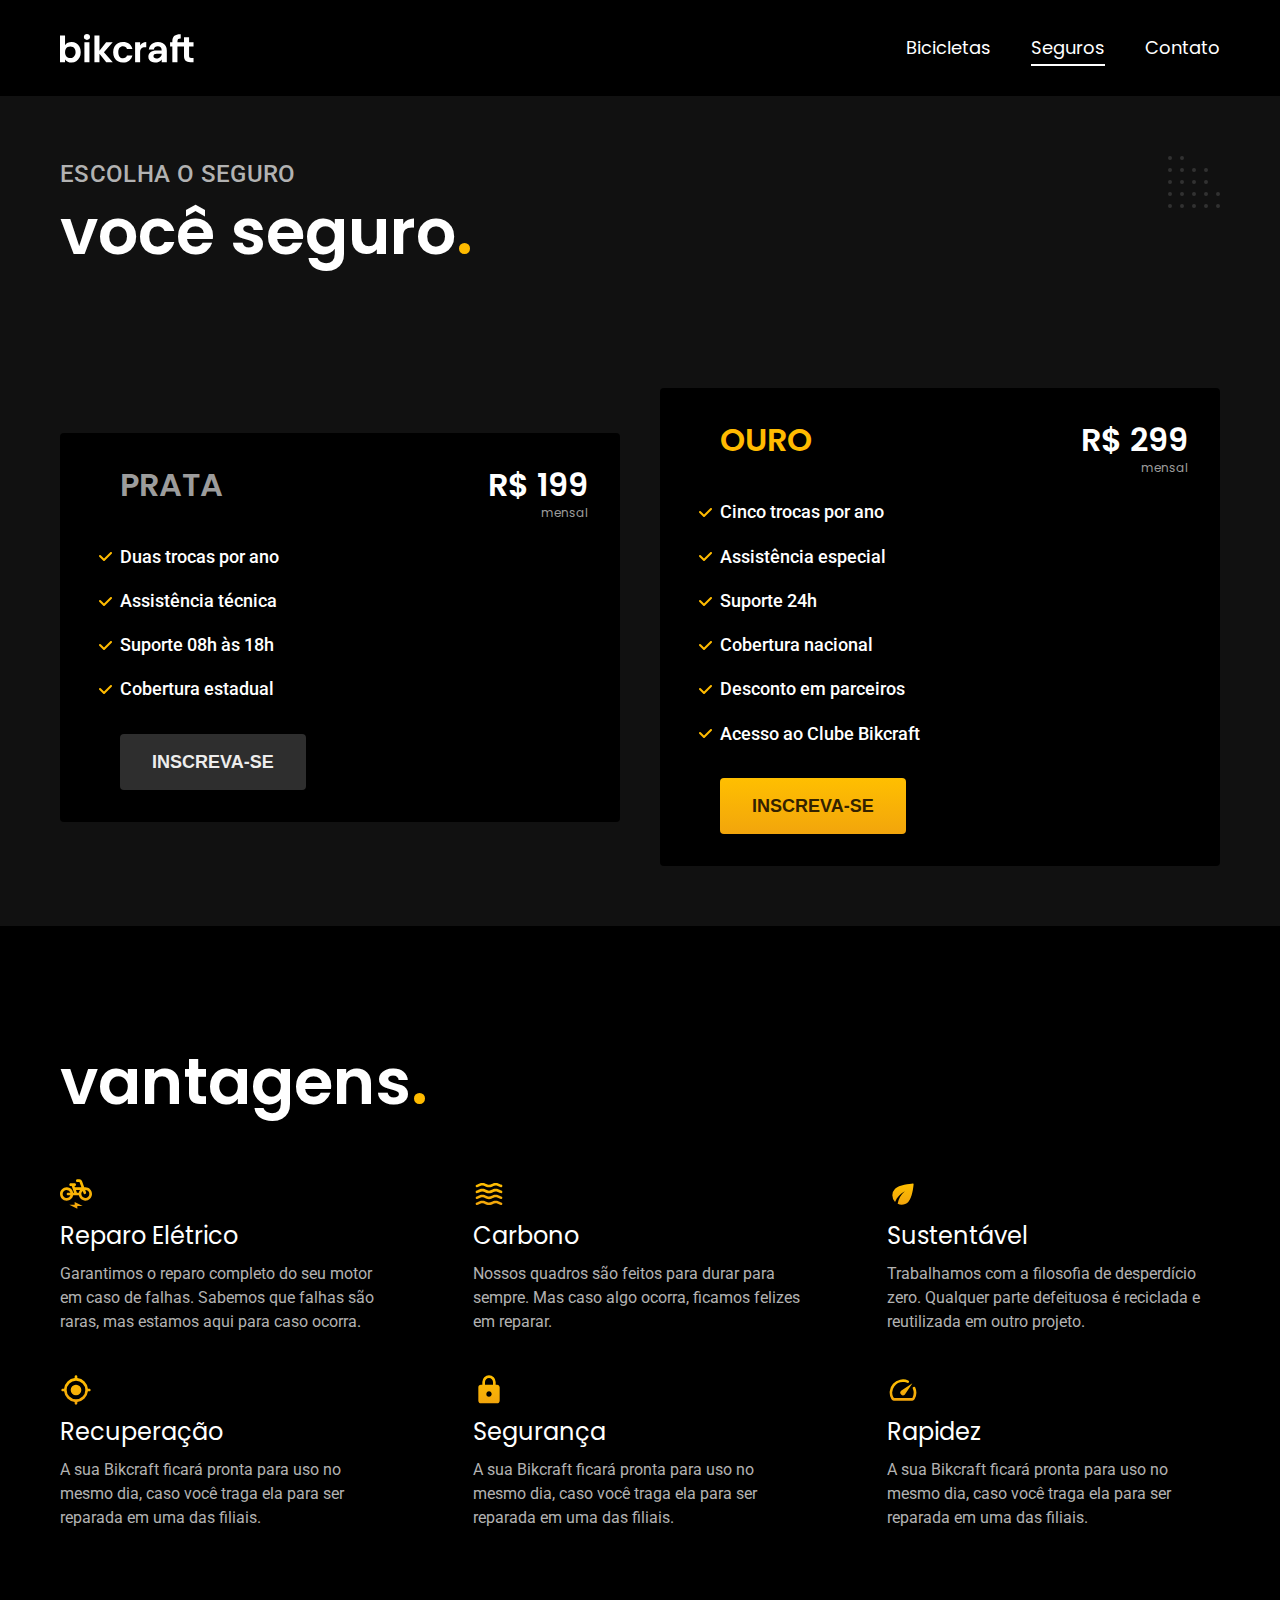
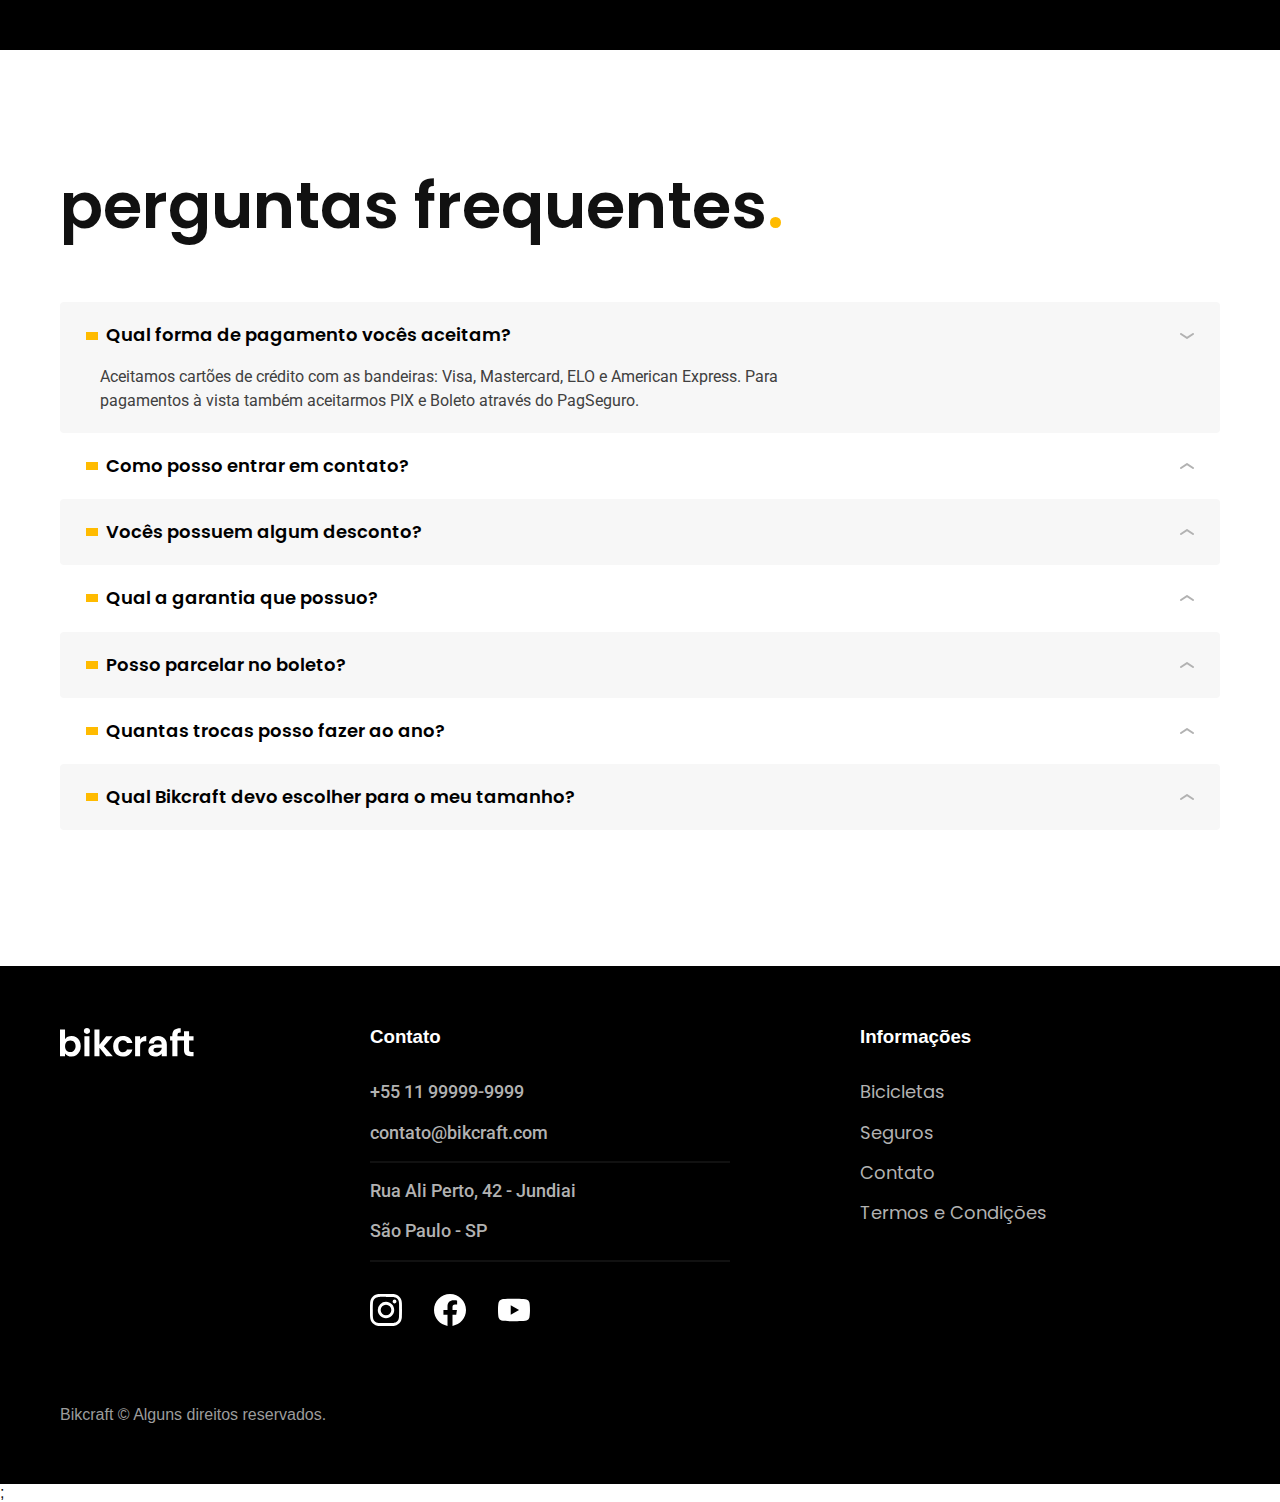
<file: seguros.html>
<!DOCTYPE html>
<html lang="pt-br">

<head>
  <meta charset="UTF-8">
  <meta name="viewport" content="width=device-width, initial-scale=1.0">
  <title>Seguros | Bikcraft</title>
  <meta name="description" content="Seguros Bikcraft">


  <link rel="icon" href="./favicon.svg" type="image/svg+xml">
  <link rel="preload" href="./css/style.min.css" as="style">
  <link rel="stylesheet" href="./css/style.min.css">

  <link rel="preconnect" href="https://fonts.googleapis.com">
  <link rel="preconnect" href="https://fonts.gstatic.com" crossorigin>
  <link href="https://fonts.googleapis.com/css2?family=Merriweather:ital,wght@1,900&family=Poppins:wght@500;600&family=Roboto:wght@400;500&display=swap" rel="stylesheet">

  <script>
    document.documentElement.classList.add('js');
  </script>
</head>

<body id="termos">
  <header class="header-bg">
    <div class="header container">
      <a href="./">
        <img src="./img/bikcraft.svg" alt="Bikcraft">
      </a>
      <nav aria-label="primaria">
        <ul class="header-menu font-1-m cor-0">
          <li><a href="./bicicletas.html">Bicicletas</a></li>
          <li><a href="./seguros.html">Seguros</a></li>
          <li><a href="./contato.html">Contato</a></li>
        </ul>
      </nav>
    </div>
  </header>

  <main class="seguros-bg">
    <div class="titulo-bg">
      <div class="titulo container">
        <p class="font-2-l-b cor-5">Escolha o seguro</p>
        <h1 class="font-1-xxl cor-0">você seguro<span class="cor-p1">.</span></h1>
      </div>
    </div>

    <div class="seguros container">
      <div class="seguros-item fadeInDown" data-anime="200">
        <h3 class="font-1-xl cor-6">PRATA</h3>
        <span class="font-1-xl cor-0">R$ 199 <span class="font-1-xs cor-6">mensal</span></span>
        <ul class="font-2-m cor-0">
          <li>Duas trocas por ano</li>
          <li>Assistência técnica</li>
          <li>Suporte 08h às 18h</li>
          <li>Cobertura estadual</li>
        </ul>
        <a class="botao secundario" href="./orcamento.html?tipo=seguro&produto=prata">Inscreva-se</a>
      </div>
      <div class="seguros-item fadeInDown" data-anime="400">
        <h3 class="font-1-xl cor-p1">OURO</h3>
        <span class="font-1-xl cor-0">R$ 299 <span class="font-1-xs cor-6">mensal</span></span>
        <ul class="font-2-m cor-0">
          <li>Cinco trocas por ano</li>
          <li>Assistência especial</li>
          <li>Suporte 24h</li>
          <li>Cobertura nacional</li>
          <li>Desconto em parceiros</li>
          <li>Acesso ao Clube Bikcraft</li>
        </ul>
        <a class="botao" href="./orcamento.html?tipo=seguro&produto=ouro">Inscreva-se</a>
      </div>
    </div>


  </main>

  <article class="vantagens-bg">
    <div class="vantagens container">
      <h2 class="font-1-xxl cor-0">vantagens<span class="cor-p1">.</span></h2>
      <ul>
        <li><img src="./img/icones/eletrica.svg" alt="">
          <h3 class="font-1-l cor-0">Reparo Elétrico</h3>
          <p class="font-2-s cor-5">Garantimos o reparo completo do seu motor em caso de falhas. Sabemos que falhas são raras, mas estamos aqui para caso ocorra.</p>
        </li>

        <li><img src="./img/icones/carbono.svg" alt="">
          <h3 class="font-1-l cor-0">Carbono</h3>
          <p class="font-2-s cor-5">Nossos quadros são feitos para durar para sempre. Mas caso algo ocorra, ficamos felizes em reparar.</p>
        </li>

        <li><img src="./img/icones/sustentavel.svg" alt="">
          <h3 class="font-1-l cor-0">Sustentável</h3>
          <p class="font-2-s cor-5">Trabalhamos com a filosofia de desperdício zero. Qualquer parte defeituosa é reciclada e reutilizada em outro projeto.</p>
        </li>

        <li><img src="./img/icones/rastreador.svg" alt="">
          <h3 class="font-1-l cor-0">Recuperação</h3>
          <p class="font-2-s cor-5">A sua Bikcraft ficará pronta para uso no mesmo dia, caso você traga ela para ser reparada em uma das filiais.</p>
        </li>

        <li><img src="./img/icones/seguro.svg" alt="">
          <h3 class="font-1-l cor-0">Segurança</h3>
          <p class="font-2-s cor-5">A sua Bikcraft ficará pronta para uso no mesmo dia, caso você traga ela para ser reparada em uma das filiais.</p>
        </li>

        <li><img src="./img/icones/velocidade.svg" alt="">
          <h3 class="font-1-l cor-0">Rapidez</h3>
          <p class="font-2-s cor-5">A sua Bikcraft ficará pronta para uso no mesmo dia, caso você traga ela para ser reparada em uma das filiais.</p>
        </li>
      </ul>
    </div>
  </article>

  <article class="perguntas container">
    <h2 class="font-1-xxl ">perguntas frequentes<span class="cor-p1">.</span></h2>

    <dl>
      <div>
        <dt><button class="font-1-m-b" aria-controls="pergunta1" aria-expanded="true">Qual forma de pagamento vocês aceitam?</button></dt>
        <dd id="pergunta1" class="font-2-s cor-9 ativa">Aceitamos cartões de crédito com as bandeiras: Visa, Mastercard, ELO e American Express. Para pagamentos à vista também aceitarmos PIX e Boleto através do PagSeguro.</dd>
      </div>

      <div>
        <dt><button class="font-1-m-b" aria-controls="pergunta2" aria-expanded="false">Como posso entrar em contato?</button></dt>
        <dd id="pergunta2" class="font-2-s cor-9">Aceitamos cartões de crédito com as bandeiras: Visa, Mastercard, ELO e American Express. Para pagamentos à vista também aceitarmos PIX e Boleto através do PagSeguro.</dd>
      </div>

      <div>
        <dt><button class="font-1-m-b" aria-controls="pergunta3" aria-expanded="false">Vocês possuem algum desconto?</button></dt>
        <dd id="pergunta3" class="font-2-s cor-9">Aceitamos cartões de crédito com as bandeiras: Visa, Mastercard, ELO e American Express. Para pagamentos à vista também aceitarmos PIX e Boleto através do PagSeguro.</dd>
      </div>

      <div>
        <dt><button class="font-1-m-b" aria-controls="pergunta4" aria-expanded="false">Qual a garantia que possuo?</button></dt>
        <dd id="pergunta4" class="font-2-s cor-9">Aceitamos cartões de crédito com as bandeiras: Visa, Mastercard, ELO e American Express. Para pagamentos à vista também aceitarmos PIX e Boleto através do PagSeguro.</dd>
      </div>

      <div>
        <dt><button class="font-1-m-b" aria-controls="pergunta5" aria-expanded="false">Posso parcelar no boleto?</button></dt>
        <dd id="pergunta5" class="font-2-s cor-9">Aceitamos cartões de crédito com as bandeiras: Visa, Mastercard, ELO e American Express. Para pagamentos à vista também aceitarmos PIX e Boleto através do PagSeguro.</dd>
      </div>

      <div>
        <dt><button class="font-1-m-b" aria-controls="pergunta6" aria-expanded="false">Quantas trocas posso fazer ao ano?</button></dt>
        <dd id="pergunta6" class="font-2-s cor-9">Aceitamos cartões de crédito com as bandeiras: Visa, Mastercard, ELO e American Express. Para pagamentos à vista também aceitarmos PIX e Boleto através do PagSeguro.</dd>
      </div>

      <div>
        <dt><button class="font-1-m-b" aria-controls="pergunta7" aria-expanded="false">Qual Bikcraft devo escolher para o meu tamanho?</button></dt>
        <dd id="pergunta7" class="font-2-s cor-9">Aceitamos cartões de crédito com as bandeiras: Visa, Mastercard, ELO e American Express. Para pagamentos à vista também aceitarmos PIX e Boleto através do PagSeguro.</dd>
      </div>
    </dl>
  </article>

  <footer class="footer-bg">
    <div class="footer container">
      <img src="./img/bikcraft.svg" alt="bikcraft">
      <div class="footer-contato">
        <h3 class="font-2-lb cor-0">Contato</h3>
        <ul class="font-2-m cor-5">
          <li><a href="tel:+5511999999999">+55 11 99999-9999</a></li>
          <li><a href="mailto:contato@bikcraft.com">contato@bikcraft.com</a></li>
          <li>Rua Ali Perto, 42 - Jundiai</li>
          <li>São Paulo - SP</li>
        </ul>
        <div class="footer-redes">
          <a href="">
            <img src="./img/redes/instagram.svg" alt="Instagram">
          </a>
          <a href="">
            <img src="./img/redes/facebook.svg" alt="facebook">
          </a>
          <a href="">
            <img src="./img/redes/youtube.svg" alt="youtube">
          </a>
        </div>
      </div>
      <div class="footer-informacoes">
        <h3 class="font-2-lb cor-0">Informações</h3>
        <nav>
          <ul class="font-1-m cor-5">
            <li><a href="./bicicletas.html">Bicicletas</a></li>
            <li><a href="./seguros.html">Seguros</a></li>
            <li><a href="./contato.html">Contato</a></li>
            <li><a href="./termos.html">Termos e Condições</a></li>
          </ul>
        </nav>
      </div>
      <p class="footer-copy font2-m cor-6">Bikcraft © Alguns direitos reservados.</p>
    </div>
  </footer>
  <script src="./js/plugins/simple-anime.js"></script>;
  <script src="./js/script.js"></script>
</body>

</html>
</file>
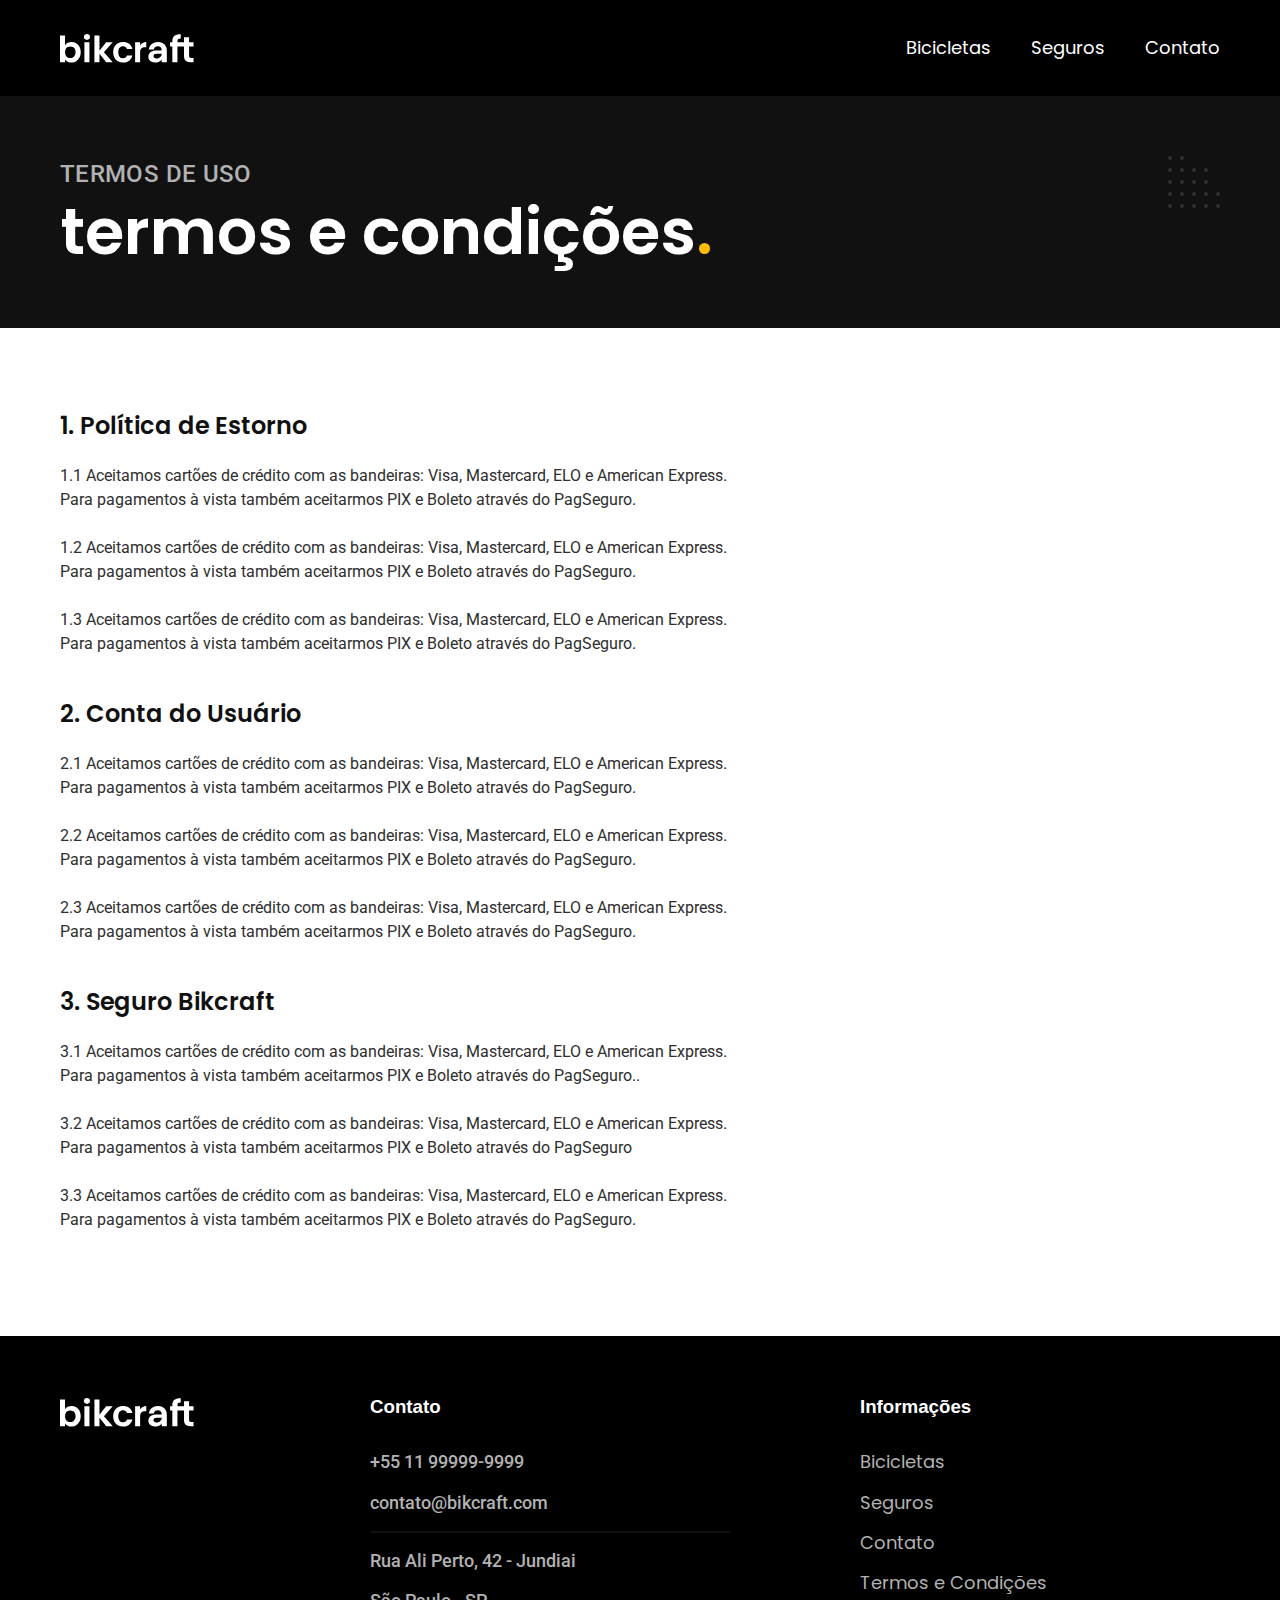
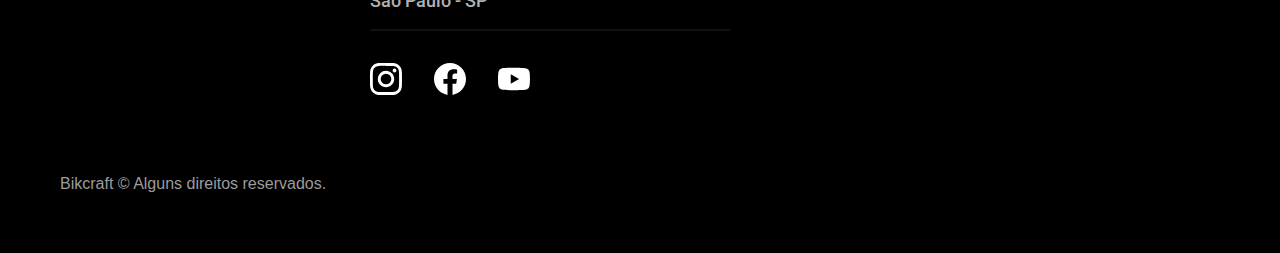
<file: termos.html>
<!DOCTYPE html>
<html lang="pt-br">

<head>
  <meta charset="UTF-8">
  <meta name="viewport" content="width=device-width, initial-scale=1.0">
  <title>Termos e condições | Bikcraft</title>
  <meta name="description" content="Termos e condições">


  <link rel="icon" href="./favicon.svg" type="image/svg+xml">
  <link rel="preload" href="./css/style.min.css" as="style">
  <link rel="stylesheet" href="./css/style.min.css">

  <link rel="preconnect" href="https://fonts.googleapis.com">
  <link rel="preconnect" href="https://fonts.gstatic.com" crossorigin>
  <link href="https://fonts.googleapis.com/css2?family=Merriweather:ital,wght@1,900&family=Poppins:wght@500;600&family=Roboto:wght@400;500&display=swap" rel="stylesheet">

  <script>
    document.documentElement.classList.add('js');
  </script>
</head>

<body id="termos">
  <header class="header-bg">
    <div class="header container">
      <a href="./">
        <img src="./img/bikcraft.svg" alt="Bikcraft">
      </a>
      <nav aria-label="primaria">
        <ul class="header-menu font-1-m cor-0">
          <li><a href="./bicicletas.html">Bicicletas</a></li>
          <li><a href="./seguros.html">Seguros</a></li>
          <li><a href="./contato.html">Contato</a></li>
        </ul>
      </nav>
    </div>
  </header>

  <main>
    <div class="titulo-bg">
      <div class="titulo container">
        <p class="font-2-l-b cor-5">Termos de uso</p>
        <h1 class="font-1-xxl cor-0">termos e condições<span class="cor-p1">.</span></h1>
      </div>
    </div>


    <div class="termos font-2-s cor-10 container">
      <h2 class="font-1-l cor-11">1. Política de Estorno</h2>
      <p>1.1 Aceitamos cartões de crédito com as bandeiras: Visa, Mastercard, ELO e American Express. Para pagamentos à vista também aceitarmos PIX e Boleto através do PagSeguro.</p>
      <p>1.2 Aceitamos cartões de crédito com as bandeiras: Visa, Mastercard, ELO e American Express. Para pagamentos à vista também aceitarmos PIX e Boleto através do PagSeguro.</p>
      <p>1.3 Aceitamos cartões de crédito com as bandeiras: Visa, Mastercard, ELO e American Express. Para pagamentos à vista também aceitarmos PIX e Boleto através do PagSeguro.</p>

      <h2 class="font-1-l cor-11">2. Conta do Usuário</h2>
      <p>2.1 Aceitamos cartões de crédito com as bandeiras: Visa, Mastercard, ELO e American Express. Para pagamentos à vista também aceitarmos PIX e Boleto através do PagSeguro.</p>
      <p>2.2 Aceitamos cartões de crédito com as bandeiras: Visa, Mastercard, ELO e American Express. Para pagamentos à vista também aceitarmos PIX e Boleto através do PagSeguro.</p>
      <p>2.3 Aceitamos cartões de crédito com as bandeiras: Visa, Mastercard, ELO e American Express. Para pagamentos à vista também aceitarmos PIX e Boleto através do PagSeguro.</p>

      <h2 class="font-1-l cor-11">3. Seguro Bikcraft</h2>
      <p>3.1 Aceitamos cartões de crédito com as bandeiras: Visa, Mastercard, ELO e American Express. Para pagamentos à vista também aceitarmos PIX e Boleto através do PagSeguro..</p>
      <p>3.2 Aceitamos cartões de crédito com as bandeiras: Visa, Mastercard, ELO e American Express. Para pagamentos à vista também aceitarmos PIX e Boleto através do PagSeguro</p>
      <p>3.3 Aceitamos cartões de crédito com as bandeiras: Visa, Mastercard, ELO e American Express. Para pagamentos à vista também aceitarmos PIX e Boleto através do PagSeguro.</p>

    </div>
  </main>


  <footer class="footer-bg">
    <div class="footer container">
      <img src="./img/bikcraft.svg" alt="bikcraft">
      <div class="footer-contato">
        <h3 class="font-2-lb cor-0">Contato</h3>
        <ul class="font-2-m cor-5">
          <li><a href="tel:+5511999999999">+55 11 99999-9999</a></li>
          <li><a href="mailto:contato@bikcraft.com">contato@bikcraft.com</a></li>
          <li>Rua Ali Perto, 42 - Jundiai</li>
          <li>São Paulo - SP</li>
        </ul>
        <div class="footer-redes">
          <a href="">
            <img src="./img/redes/instagram.svg" alt="Instagram">
          </a>
          <a href="">
            <img src="./img/redes/facebook.svg" alt="facebook">
          </a>
          <a href="">
            <img src="./img/redes/youtube.svg" alt="youtube">
          </a>
        </div>
      </div>
      <div class="footer-informacoes">
        <h3 class="font-2-lb cor-0">Informações</h3>
        <nav>
          <ul class="font-1-m cor-5">
            <li><a href="./bicicletas.html">Bicicletas</a></li>
            <li><a href="./seguros.html">Seguros</a></li>
            <li><a href="./contato.html">Contato</a></li>
            <li><a href="./termos.html">Termos e Condições</a></li>
          </ul>
        </nav>
      </div>
      <p class="footer-copy font2-m cor-6">Bikcraft © Alguns direitos reservados.</p>
    </div>
  </footer>
  <script src="./js/script.js"></script>
</body>

</html>
</file>
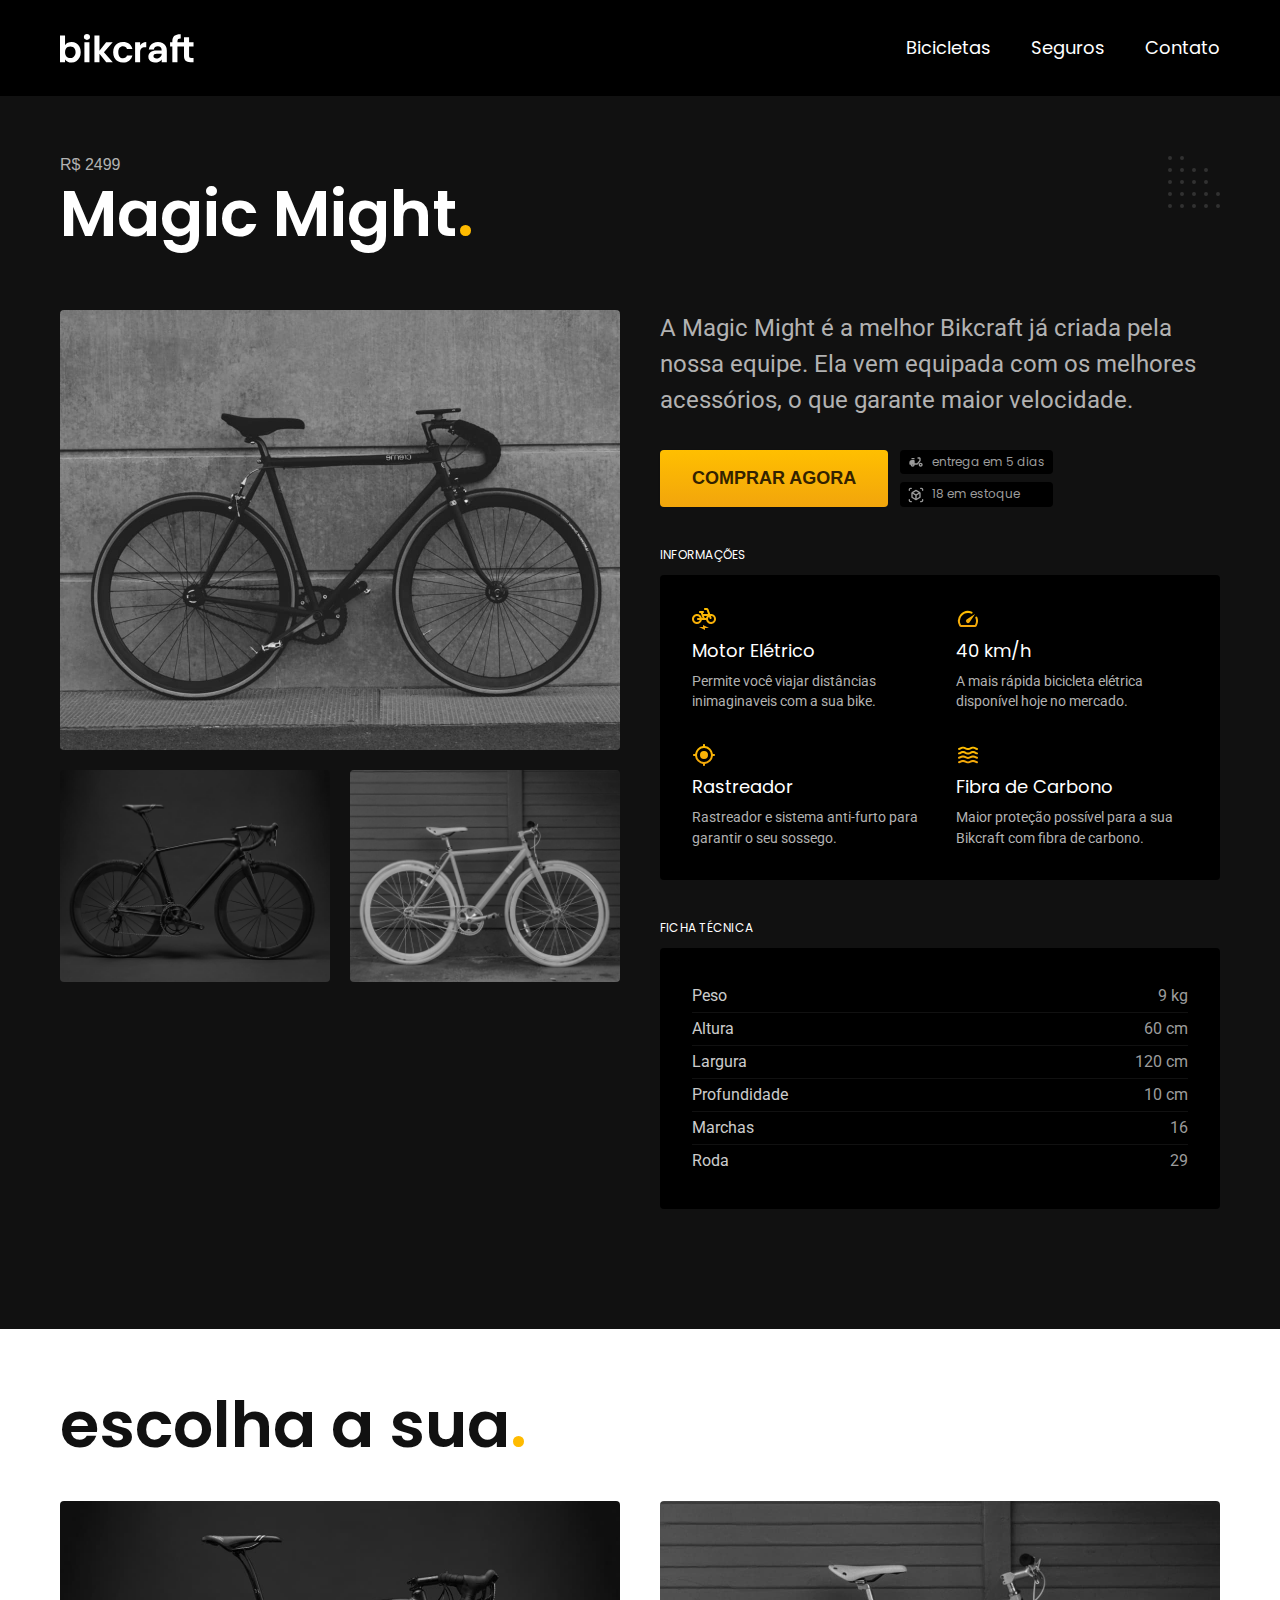
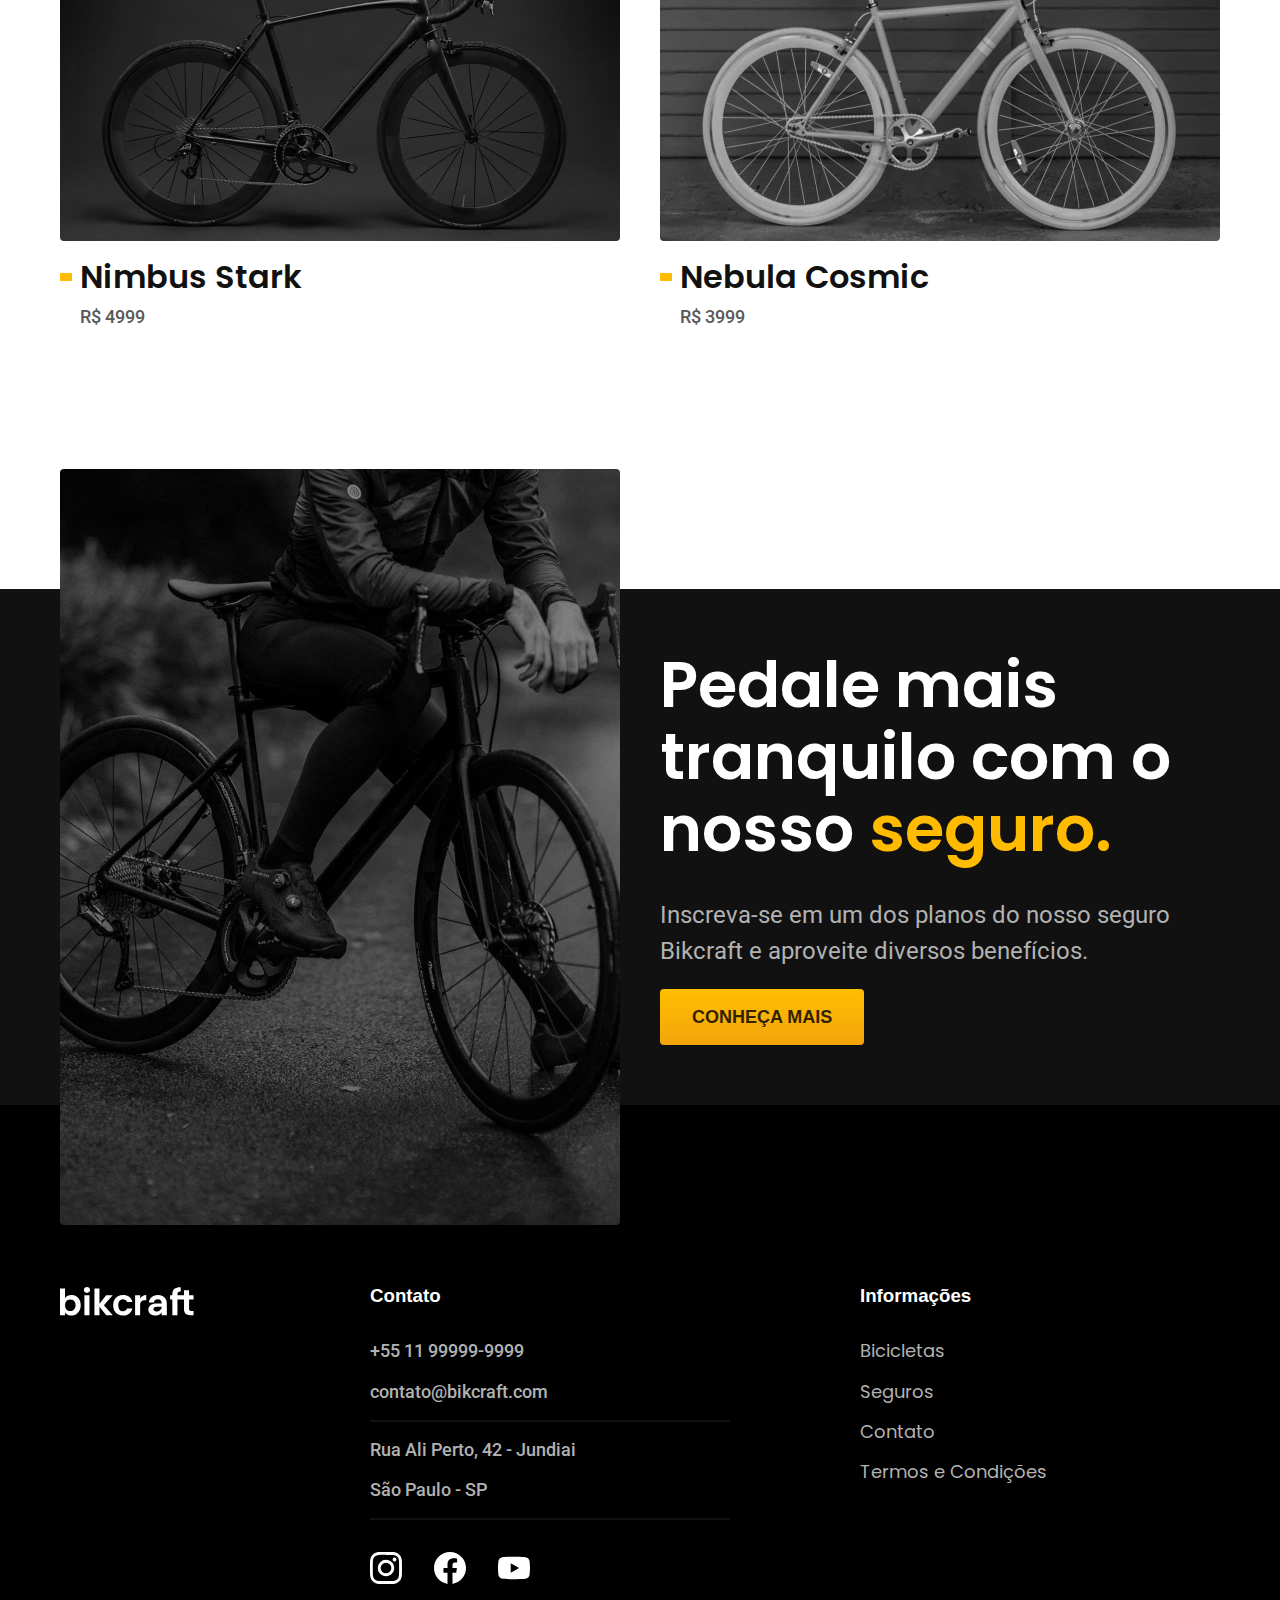
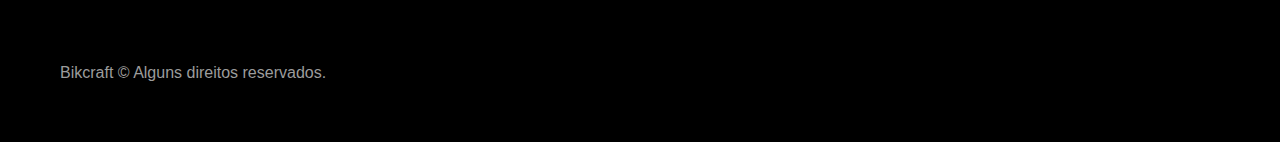
<file: bicicletas/magic.html>
<!DOCTYPE html>
<html lang="pt-br">

<head>
  <meta charset="UTF-8">
  <meta name="viewport" content="width=device-width, initial-scale=1.0">
  <title>Magic| Bikcraft</title>
  <meta name="description" content="Bicicleta Magic">

  <link rel="icon" href="../favicon.svg" type="image/svg+xml">
  <link rel="preload" href="../css/style.min.css" as="style">
  <link rel="stylesheet" href="../css/style.min.css">

  <link rel="preconnect" href="https://fonts.googleapis.com">
  <link rel="preconnect" href="https://fonts.gstatic.com" crossorigin>
  <link href="https://fonts.googleapis.com/css2?family=Merriweather:ital,wght@1,900&family=Poppins:wght@500;600&family=Roboto:wght@400;500&display=swap" rel="stylesheet">

  <script>
    document.documentElement.classList.add('js');
  </script>
</head>

<body id="bicicleta">
  <header class="header-bg">
    <div class="header container">
      <a href="../">
        <img src="../img/bikcraft.svg" alt="Bikcraft">
      </a>
      <nav aria-label="primaria">
        <ul class="header-menu font-1-m cor-0">
          <li><a href="../bicicletas.html">Bicicletas</a></li>
          <li><a href="../seguros.html">Seguros</a></li>
          <li><a href="../contato.html">Contato</a></li>
        </ul>
      </nav>
    </div>
  </header>

  <main class="titulo-bg">
    <div>
      <div class="titulo container">
        <p class="font-2-x-l cor-5">R$ 2499</p>
        <h1 class="font-1-xxl cor-0">Magic Might<span class="cor-p1">.</span></h1>
      </div>
    </div>
    <div class="bicicleta container">
      <div class="bicicleta-imagens">
        <img src="../img/bicicleta/nimbus2.jpg" alt="">
        <img src="../img/bicicleta/nimbus1.jpg" alt="">
        <img src="../img/bicicleta/nimbus3.jpg" alt="">
      </div>
      <div class="bicicleta-conteudo">
        <p class="font-2-l cor-5">A Magic Might é a melhor Bikcraft já criada pela nossa equipe. Ela vem equipada com os melhores acessórios, o que garante maior velocidade.</p>
        <div class="bicicleta-comprar">
          <a href="../orcamento.html?tipo=bikcraft&produto=magic" class="botao">Comprar Agora</a>
          <span class="font-1-xs cor-6"><img src="../img/icones/entrega.svg" alt=""> entrega em 5 dias</span>
          <span class="font-1-xs cor-6"><img src="../img/icones/estoque.svg" alt=""> 18 em estoque</span>
        </div>

        <h2 class="font-1-xs cor-0">Informações</h2>
        <ul class="bicicletas-informacoes">
          <li>
            <img src="../img/icones/eletrica.svg" alt="">
            <h3 class="font-1-m cor-0">Motor Elétrico</h3>
            <p class="font-2-xs cor-5">Permite você viajar distâncias inimaginaveis com a sua bike.</p>
          </li>
          <li>
            <img src="../img/icones/velocidade.svg" alt="">
            <h3 class="font-1-m cor-0">40 km/h</h3>
            <p class="font-2-xs cor-5">A mais rápida bicicleta elétrica disponível hoje no mercado.</p>
          </li>
          <li>
            <img src="../img/icones/rastreador.svg" alt="">
            <h3 class="font-1-m cor-0">Rastreador</h3>
            <p class="font-2-xs cor-5">Rastreador e sistema anti-furto para garantir o seu sossego.</p>
          </li>
          <li>
            <img src="../img/icones/carbono.svg" alt="">
            <h3 class="font-1-m cor-0">Fibra de Carbono</h3>
            <p class="font-2-xs cor-5">Maior proteção possível para a sua Bikcraft com fibra de carbono.</p>
          </li>
        </ul>
        <h2 class="font-1-xs cor-0">Ficha técnica</h2>
        <ul class="bicicleta-ficha font-2-s cor-4">
          <li>Peso <span>9 kg</span></li>
          <li>Altura <span>60 cm</span></li>
          <li>Largura <span>120 cm</span></li>
          <li>Profundidade <span>10 cm</span></li>
          <li>Marchas <span>16</span></li>
          <li>Roda <span>29</span></li>
        </ul>
      </div>
    </div>
  </main>

  <article class="bicicletas-lista container">
    <h2 class="font-1-xxl">escolha a sua<span class="cor-p1">.</span></h2>

    <ul>
      <li>
        <a href="./nimbus.html">
          <img src="../img/bicicletas/nimbus.jpg" alt="Bicicleta preta">
          <h3 class="font-1-xl">Nimbus Stark</h3>
          <span class="font-2-m cor-8">R$ 4999</span>
        </a>
      </li>
      <li>
        <a href="./nebula.html">
          <img src="../img/bicicletas/nebula.jpg" alt="Bicicleta Branca">
          <h3 class="font-1-xl">Nebula Cosmic</h3>
          <span class="font-2-m cor-8">R$ 3999</span>
        </a>
      </li>
    </ul>
  </article>

  <article class="seguro-bg">
    <div class="seguro container">
      <div class="seguro-imagem">
        <img src="../img/fotos/seguros.jpg" alt="Pessoa parada em cima de uma bicicleta.">
      </div>
      <div class="seguro-conteudo">
        <h2 class="font-1-xxl cor-0">Pedale mais tranquilo com o nosso <span class="cor-p1">seguro.<span></h2>
        <p class="font-2-l cor-5">Inscreva-se em um dos planos do nosso seguro Bikcraft e aproveite diversos benefícios.</p>
        <a class="botao" href="../seguros.html">Conheça mais</a>
      </div>
    </div>
  </article>

  <footer class="footer-bg">
    <div class="footer container">
      <img src="../img/bikcraft.svg" alt="bikcraft">
      <div class="footer-contato">
        <h3 class="font-2-lb cor-0">Contato</h3>
        <ul class="font-2-m cor-5">
          <li><a href="tel:+5511999999999">+55 11 99999-9999</a></li>
          <li><a href="mailto:contato@bikcraft.com">contato@bikcraft.com</a></li>
          <li>Rua Ali Perto, 42 - Jundiai</li>
          <li>São Paulo - SP</li>
        </ul>
        <div class="footer-redes">
          <a href="">
            <img src="../img/redes/instagram.svg" alt="Instagram">
          </a>
          <a href="">
            <img src="../img/redes/facebook.svg" alt="facebook">
          </a>
          <a href="">
            <img src="../img/redes/youtube.svg" alt="youtube">
          </a>
        </div>
      </div>
      <div class="footer-informacoes">
        <h3 class="font-2-lb cor-0">Informações</h3>
        <nav>
          <ul class="font-1-m cor-5">
            <li><a href="../bicicletas.html">Bicicletas</a></li>
            <li><a href="../seguros.html">Seguros</a></li>
            <li><a href="../contato.html">Contato</a></li>
            <li><a href="../termos.html">Termos e Condições</a></li>
          </ul>
        </nav>
      </div>
      <p class="footer-copy font2-m cor-6">Bikcraft © Alguns direitos reservados.</p>
    </div>
  </footer>
  <script src="../js/script.js"></script>
</body>

</html>
</file>
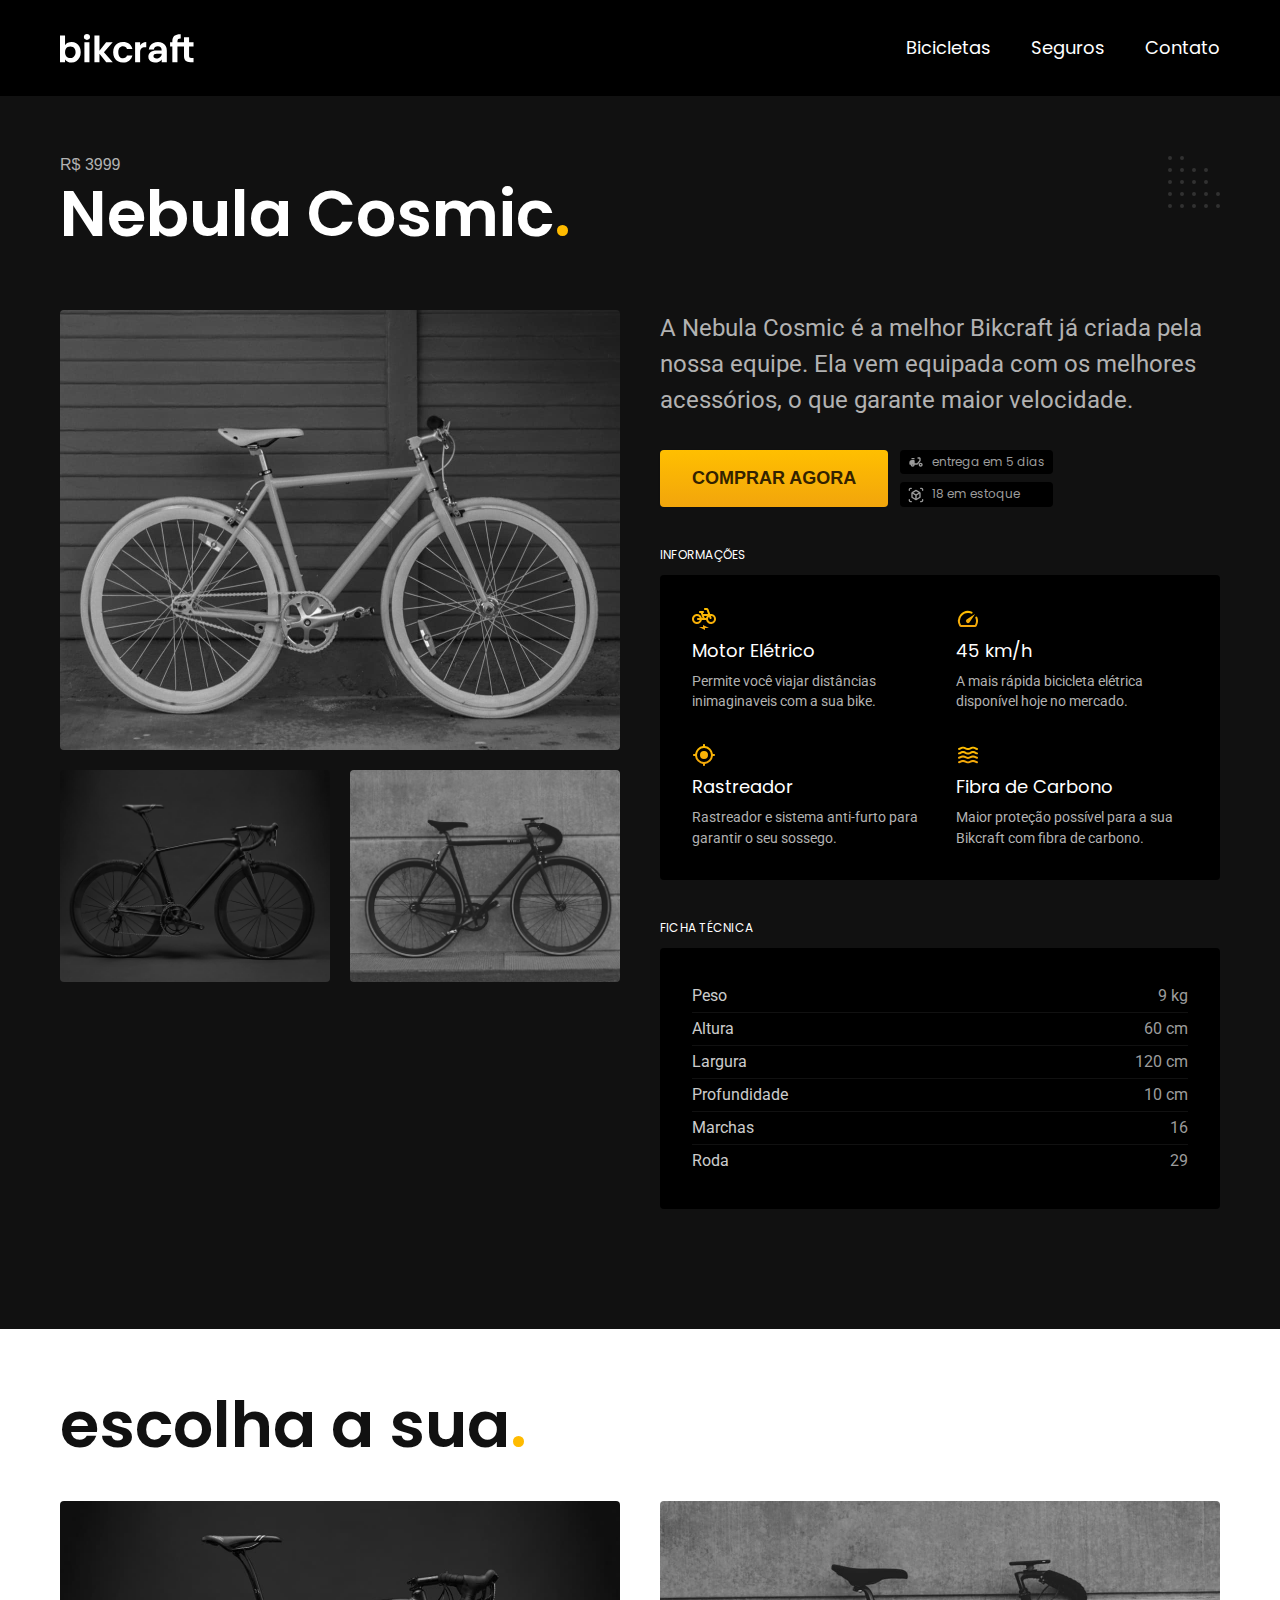
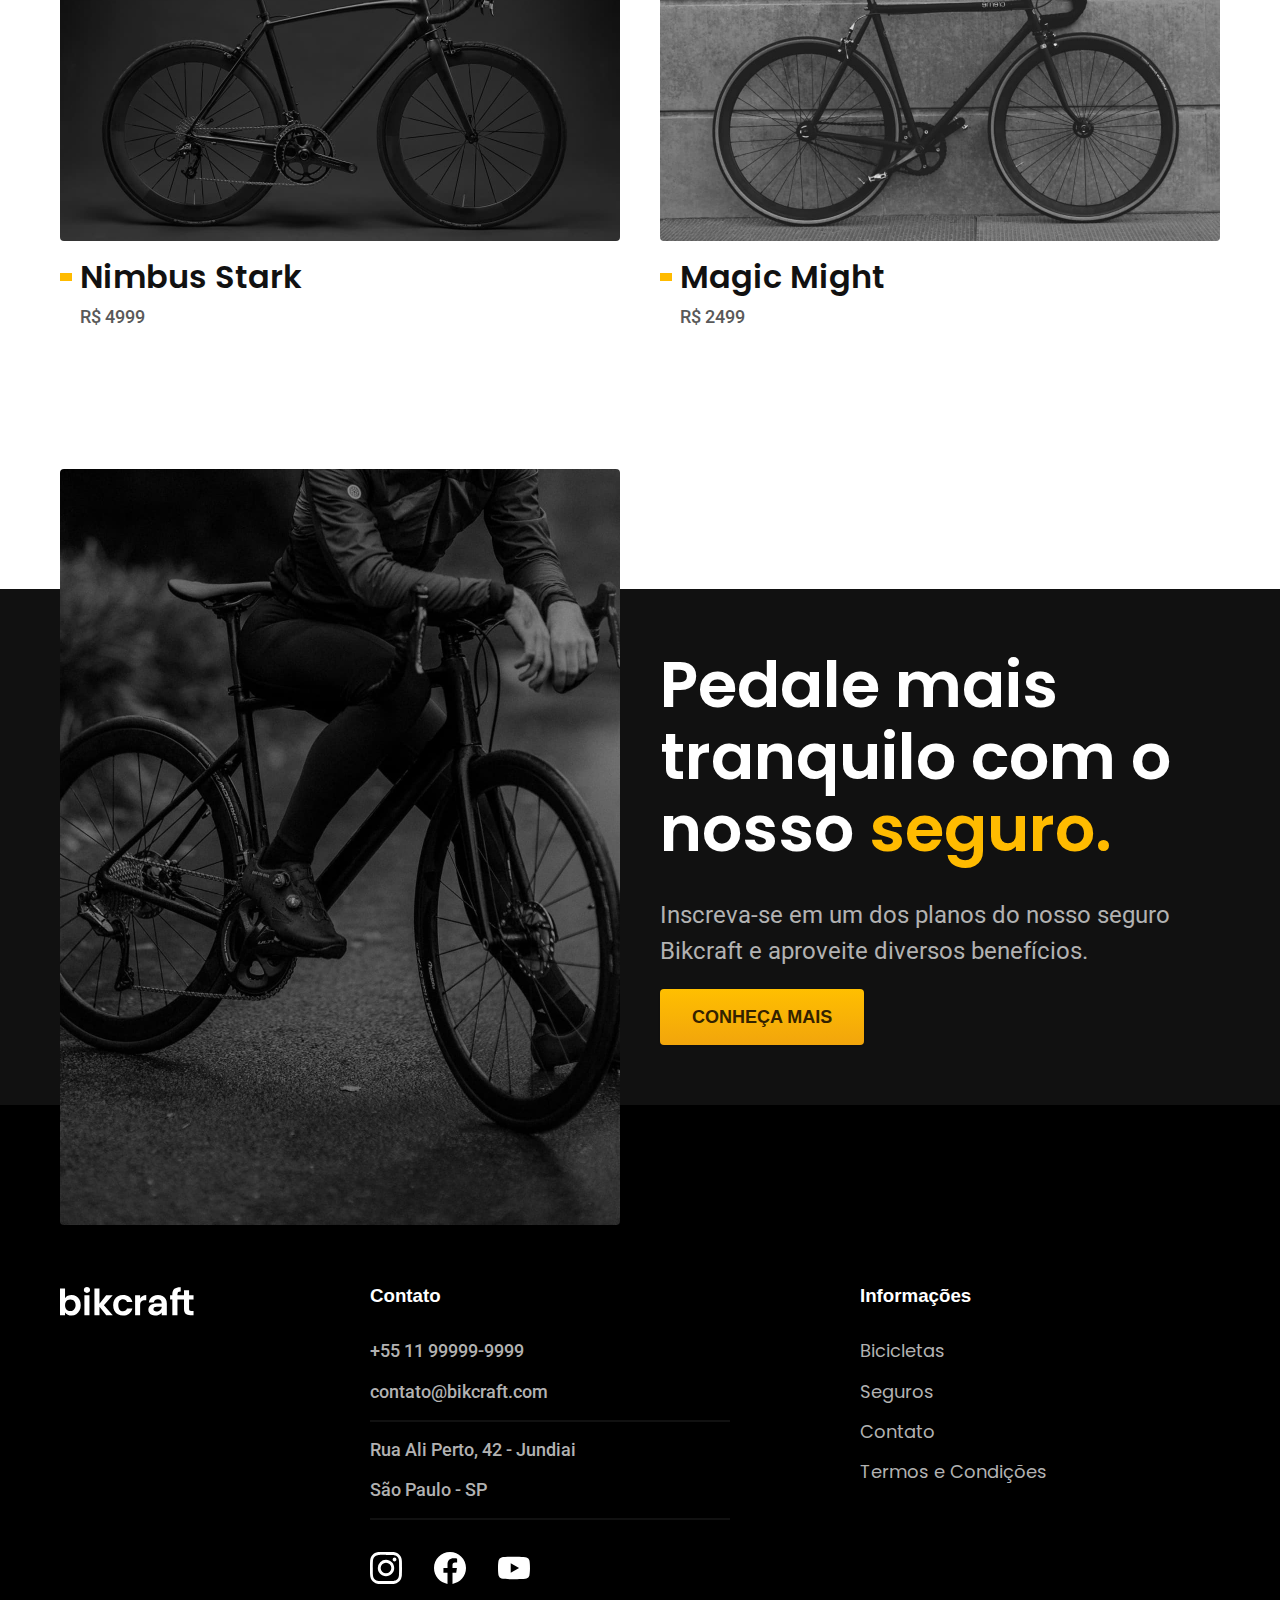
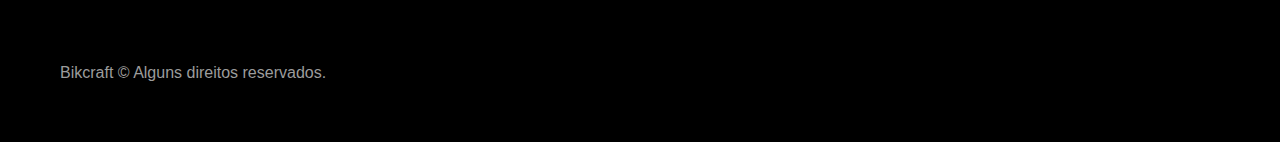
<file: bicicletas/nebula.html>
<!DOCTYPE html>
<html lang="pt-br">

<head>
  <meta charset="UTF-8">
  <meta name="viewport" content="width=device-width, initial-scale=1.0">
  <title>Nebula| Bikcraft</title>
  <meta name="description" content="Bicicleta Nebula">

  <link rel="icon" href="../favicon.svg" type="image/svg+xml">
  <link rel="preload" href="../css/style.min.css" as="style">
  <link rel="stylesheet" href="../css/style.min.css">

  <link rel="preconnect" href="https://fonts.googleapis.com">
  <link rel="preconnect" href="https://fonts.gstatic.com" crossorigin>
  <link href="https://fonts.googleapis.com/css2?family=Merriweather:ital,wght@1,900&family=Poppins:wght@500;600&family=Roboto:wght@400;500&display=swap" rel="stylesheet">

  <script>
    document.documentElement.classList.add('js');
  </script>
</head>

<body id="bicicleta">
  <header class="header-bg">
    <div class="header container">
      <a href="../">
        <img src="../img/bikcraft.svg" alt="Bikcraft">
      </a>
      <nav aria-label="primaria">
        <ul class="header-menu font-1-m cor-0">
          <li><a href="../bicicletas.html">Bicicletas</a></li>
          <li><a href="../seguros.html">Seguros</a></li>
          <li><a href="../contato.html">Contato</a></li>
        </ul>
      </nav>
    </div>
  </header>

  <main class="titulo-bg">
    <div>
      <div class="titulo container">
        <p class="font-2-x-l cor-5">R$ 3999</p>
        <h1 class="font-1-xxl cor-0">Nebula Cosmic<span class="cor-p1">.</span></h1>
      </div>
    </div>
    <div class="bicicleta container">
      <div class="bicicleta-imagens">
        <img src="../img/bicicleta/nimbus3.jpg" alt="">
        <img src="../img/bicicleta/nimbus1.jpg" alt="">
        <img src="../img/bicicleta/nimbus2.jpg" alt="">
      </div>
      <div class="bicicleta-conteudo">
        <p class="font-2-l cor-5">A Nebula Cosmic é a melhor Bikcraft já criada pela nossa equipe. Ela vem equipada com os melhores acessórios, o que garante maior velocidade.</p>
        <div class="bicicleta-comprar">
          <a href="../orcamento.html?tipo=bikcraft&produto=nebula" class="botao">Comprar Agora</a>
          <span class="font-1-xs cor-6"><img src="../img/icones/entrega.svg" alt=""> entrega em 5 dias</span>
          <span class="font-1-xs cor-6"><img src="../img/icones/estoque.svg" alt=""> 18 em estoque</span>
        </div>

        <h2 class="font-1-xs cor-0">Informações</h2>
        <ul class="bicicletas-informacoes">
          <li>
            <img src="../img/icones/eletrica.svg" alt="">
            <h3 class="font-1-m cor-0">Motor Elétrico</h3>
            <p class="font-2-xs cor-5">Permite você viajar distâncias inimaginaveis com a sua bike.</p>
          </li>
          <li>
            <img src="../img/icones/velocidade.svg" alt="">
            <h3 class="font-1-m cor-0">45 km/h</h3>
            <p class="font-2-xs cor-5">A mais rápida bicicleta elétrica disponível hoje no mercado.</p>
          </li>
          <li>
            <img src="../img/icones/rastreador.svg" alt="">
            <h3 class="font-1-m cor-0">Rastreador</h3>
            <p class="font-2-xs cor-5">Rastreador e sistema anti-furto para garantir o seu sossego.</p>
          </li>
          <li>
            <img src="../img/icones/carbono.svg" alt="">
            <h3 class="font-1-m cor-0">Fibra de Carbono</h3>
            <p class="font-2-xs cor-5">Maior proteção possível para a sua Bikcraft com fibra de carbono.</p>
          </li>
        </ul>
        <h2 class="font-1-xs cor-0">Ficha técnica</h2>
        <ul class="bicicleta-ficha font-2-s cor-4">
          <li>Peso <span>9 kg</span></li>
          <li>Altura <span>60 cm</span></li>
          <li>Largura <span>120 cm</span></li>
          <li>Profundidade <span>10 cm</span></li>
          <li>Marchas <span>16</span></li>
          <li>Roda <span>29</span></li>
        </ul>
      </div>
    </div>
  </main>

  <article class="bicicletas-lista container">
    <h2 class="font-1-xxl">escolha a sua<span class="cor-p1">.</span></h2>

    <ul>
      <li>
        <a href="./nimbus.html">
          <img src="../img/bicicletas/nimbus.jpg" alt="Bicicleta preta">
          <h3 class="font-1-xl">Nimbus Stark</h3>
          <span class="font-2-m cor-8">R$ 4999</span>
        </a>
      </li>
      <li>
        <a href="./magic.html">
          <img src="../img/bicicletas/magic.jpg" alt="Bicicleta Branca">
          <h3 class="font-1-xl">Magic Might</h3>
          <span class="font-2-m cor-8">R$ 2499</span>
        </a>
      </li>
    </ul>
  </article>

  <article class="seguro-bg">
    <div class="seguro container">
      <div class="seguro-imagem">
        <img src="../img/fotos/seguros.jpg" alt="Pessoa parada em cima de uma bicicleta.">
      </div>
      <div class="seguro-conteudo">
        <h2 class="font-1-xxl cor-0">Pedale mais tranquilo com o nosso <span class="cor-p1">seguro.<span></h2>
        <p class="font-2-l cor-5">Inscreva-se em um dos planos do nosso seguro Bikcraft e aproveite diversos benefícios.</p>
        <a class="botao" href="../seguros.html">Conheça mais</a>
      </div>
    </div>
  </article>

  <footer class="footer-bg">
    <div class="footer container">
      <img src="../img/bikcraft.svg" alt="bikcraft">
      <div class="footer-contato">
        <h3 class="font-2-lb cor-0">Contato</h3>
        <ul class="font-2-m cor-5">
          <li><a href="tel:+5511999999999">+55 11 99999-9999</a></li>
          <li><a href="mailto:contato@bikcraft.com">contato@bikcraft.com</a></li>
          <li>Rua Ali Perto, 42 - Jundiai</li>
          <li>São Paulo - SP</li>
        </ul>
        <div class="footer-redes">
          <a href="">
            <img src="../img/redes/instagram.svg" alt="Instagram">
          </a>
          <a href="">
            <img src="../img/redes/facebook.svg" alt="facebook">
          </a>
          <a href="">
            <img src="../img/redes/youtube.svg" alt="youtube">
          </a>
        </div>
      </div>
      <div class="footer-informacoes">
        <h3 class="font-2-lb cor-0">Informações</h3>
        <nav>
          <ul class="font-1-m cor-5">
            <li><a href="../bicicletas.html">Bicicletas</a></li>
            <li><a href="../seguros.html">Seguros</a></li>
            <li><a href="../contato.html">Contato</a></li>
            <li><a href="../termos.html">Termos e Condições</a></li>
          </ul>
        </nav>
      </div>
      <p class="footer-copy font2-m cor-6">Bikcraft © Alguns direitos reservados.</p>
    </div>
  </footer>
  <script src="../js/script.js"></script>
</body>

</html>
</file>
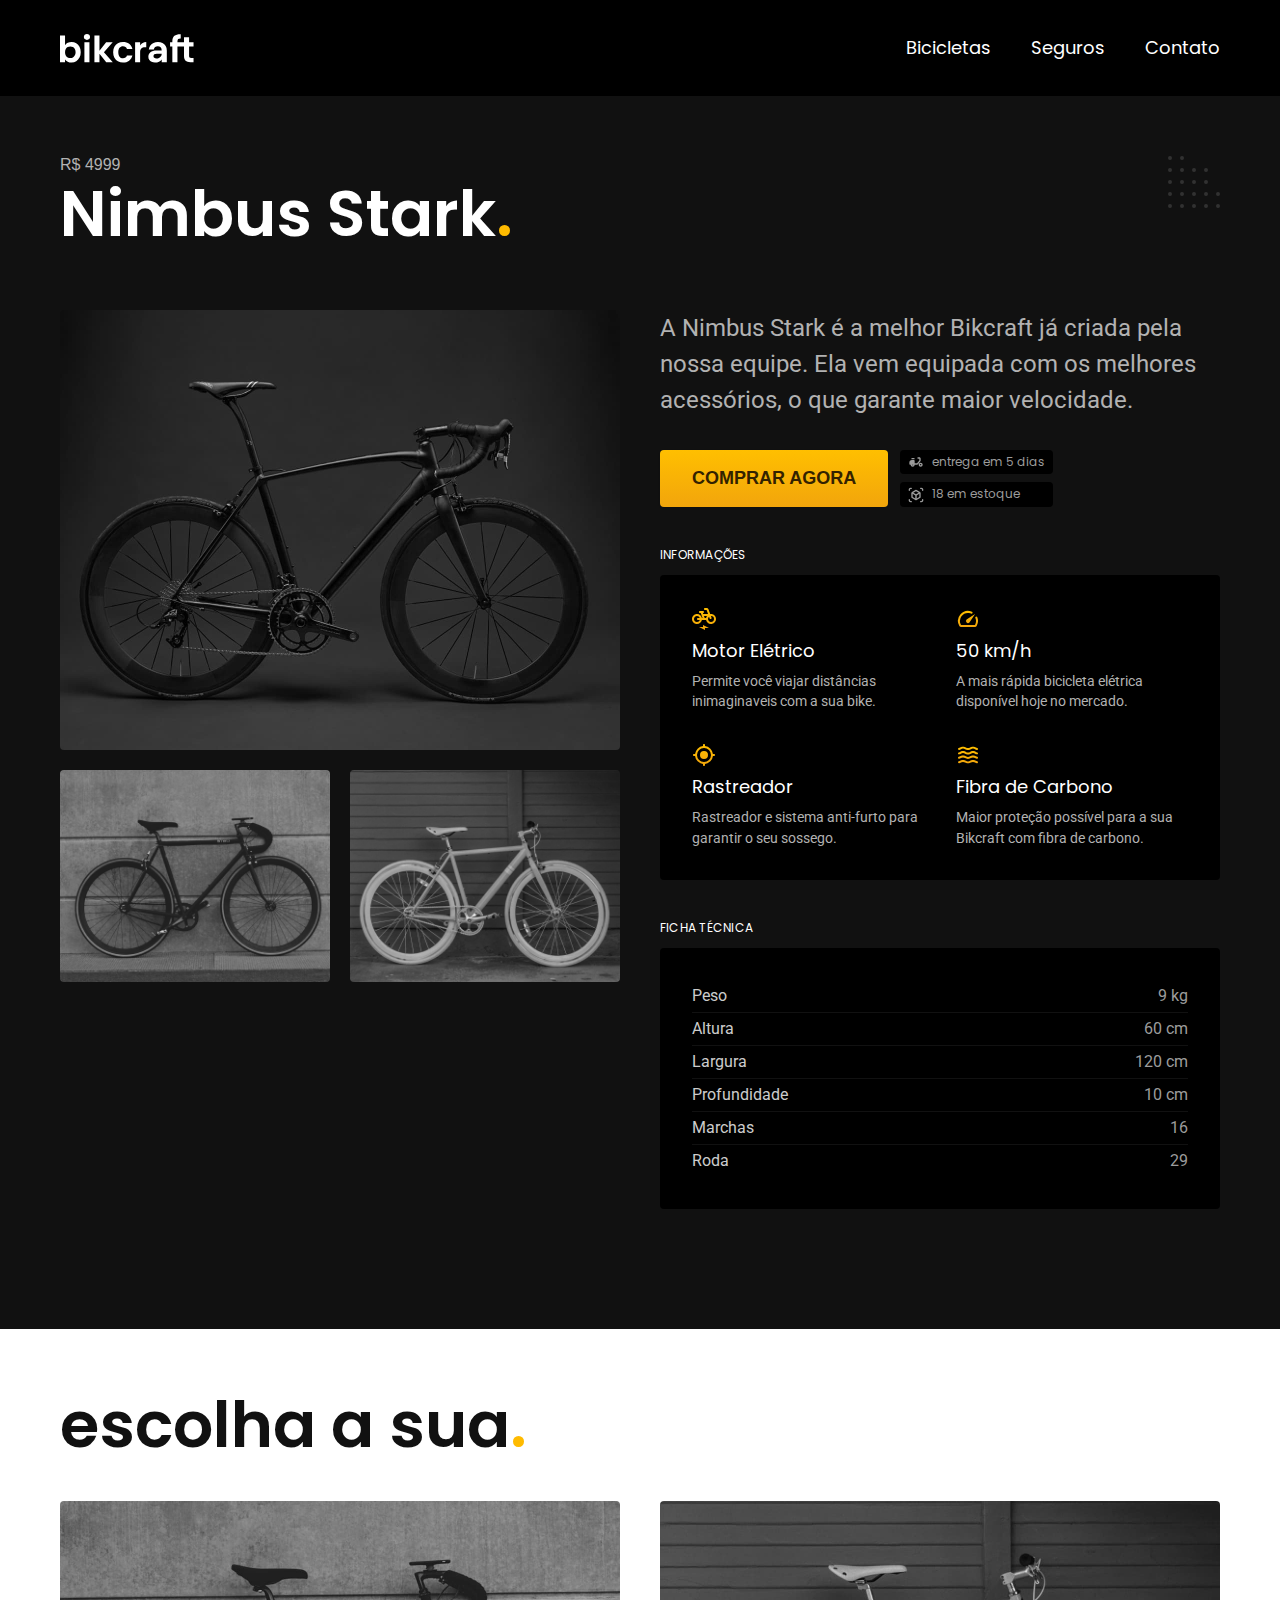
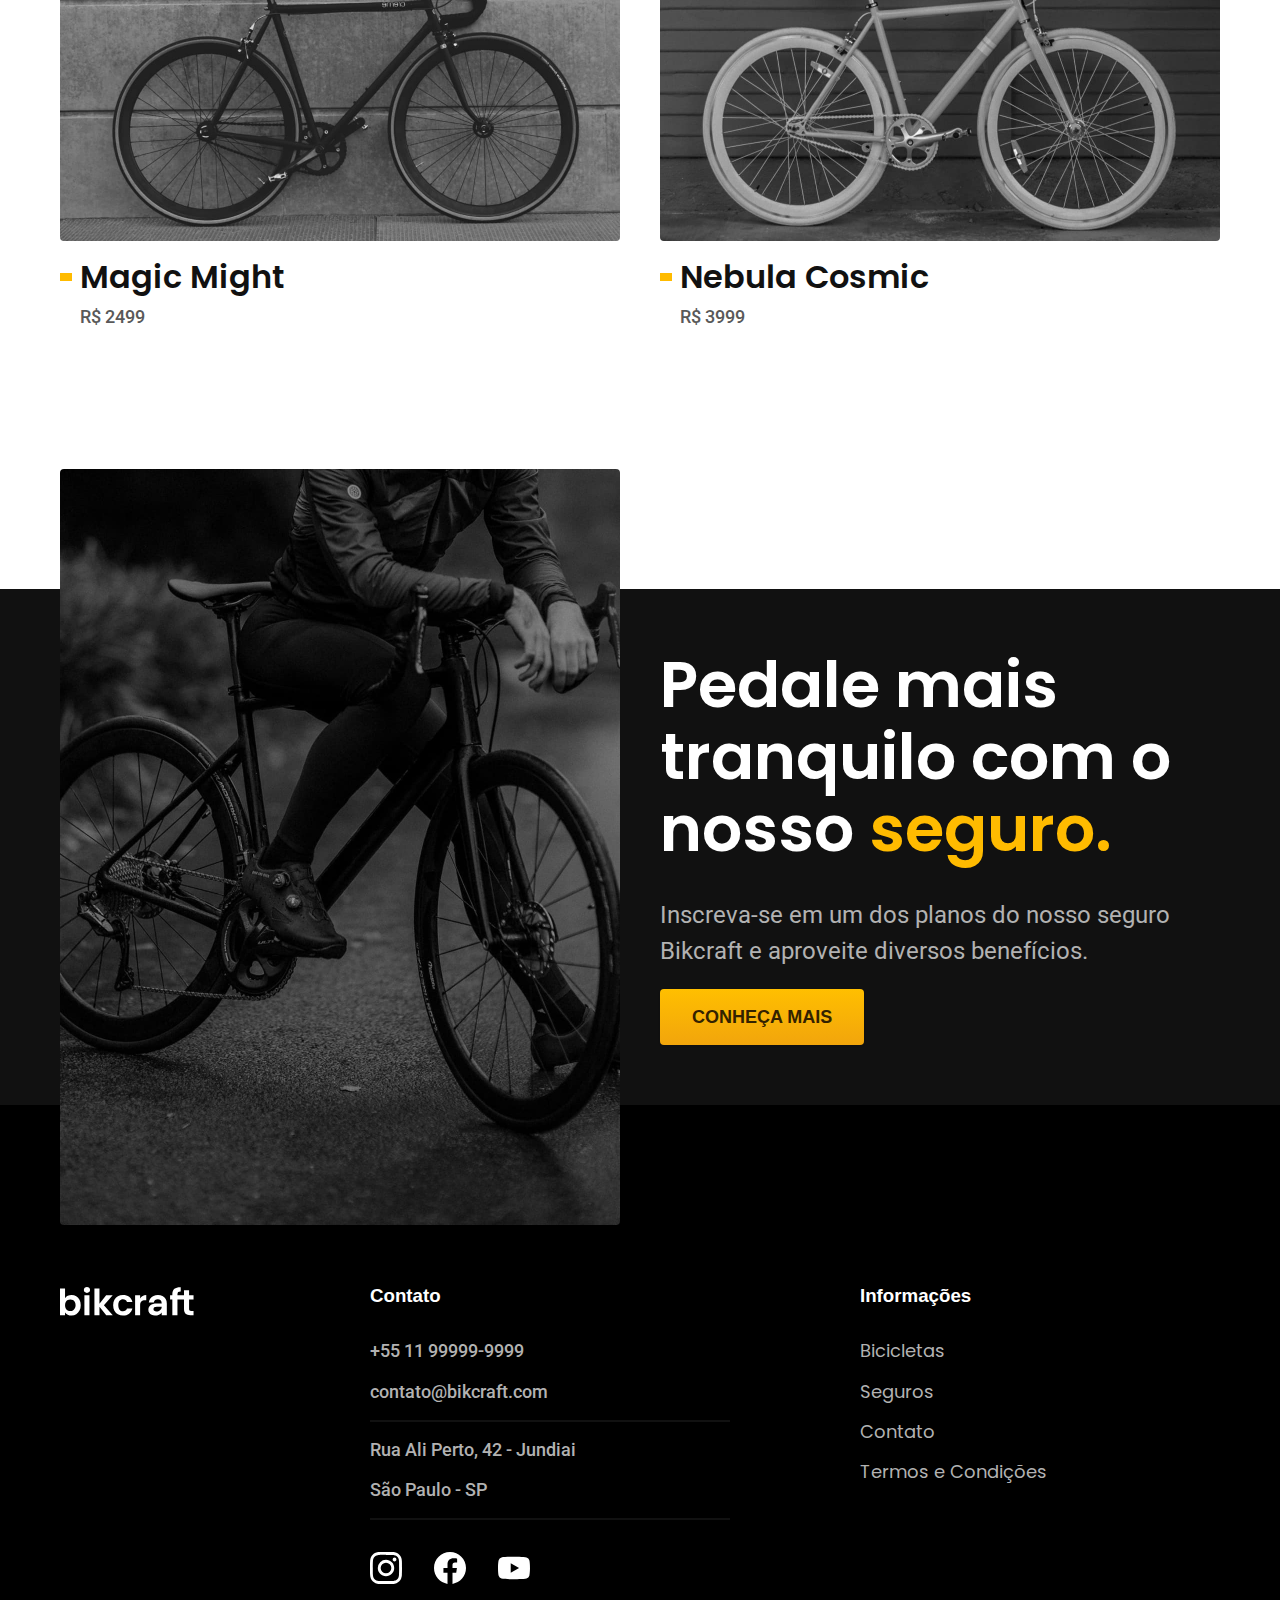
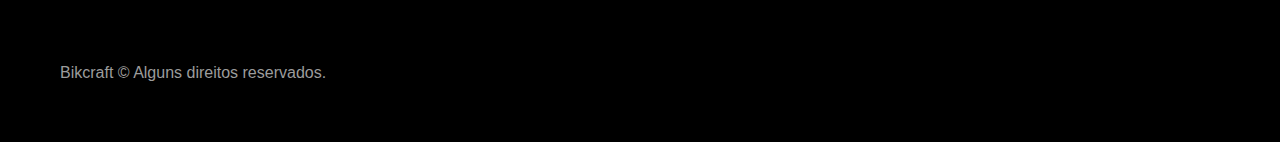
<file: bicicletas/nimbus.html>
<!DOCTYPE html>
<html lang="pt-br">

<head>
  <meta charset="UTF-8">
  <meta name="viewport" content="width=device-width, initial-scale=1.0">
  <title>Nimbus | Bikcraft</title>
  <meta name="description" content="Bicicleta Nimbus">

  <link rel="icon" href="../favicon.svg" type="image/svg+xml">
  <link rel="preload" href="../css/style.min.css" as="style">
  <link rel="stylesheet" href="../css/style.min.css">

  <link rel="preconnect" href="https://fonts.googleapis.com">
  <link rel="preconnect" href="https://fonts.gstatic.com" crossorigin>
  <link href="https://fonts.googleapis.com/css2?family=Merriweather:ital,wght@1,900&family=Poppins:wght@500;600&family=Roboto:wght@400;500&display=swap" rel="stylesheet">

  <script>
    document.documentElement.classList.add('js');
  </script>
</head>

<body id="bicicleta">
  <header class="header-bg">
    <div class="header container">
      <a href="../">
        <img src="../img/bikcraft.svg" alt="Bikcraft">
      </a>
      <nav aria-label="primaria">
        <ul class="header-menu font-1-m cor-0">
          <li><a href="../bicicletas.html">Bicicletas</a></li>
          <li><a href="../seguros.html">Seguros</a></li>
          <li><a href="../contato.html">Contato</a></li>
        </ul>
      </nav>
    </div>
  </header>

  <main class="titulo-bg">
    <div>
      <div class="titulo container">
        <p class="font-2-x-l cor-5">R$ 4999</p>
        <h1 class="font-1-xxl cor-0">Nimbus Stark<span class="cor-p1">.</span></h1>
      </div>
    </div>
    <div class="bicicleta container">
      <div class="bicicleta-imagens">
        <img src="../img/bicicleta/nimbus1.jpg" alt="">
        <img src="../img/bicicleta/nimbus2.jpg" alt="">
        <img src="../img/bicicleta/nimbus3.jpg" alt="">
      </div>
      <div class="bicicleta-conteudo">
        <p class="font-2-l cor-5">A Nimbus Stark é a melhor Bikcraft já criada pela nossa equipe. Ela vem equipada com os melhores acessórios, o que garante maior velocidade.</p>
        <div class="bicicleta-comprar">
          <a href="../orcamento.html?tipo=bikcraft&produto=nimbus" class="botao">Comprar Agora</a>
          <span class="font-1-xs cor-6"><img src="../img/icones/entrega.svg" alt=""> entrega em 5 dias</span>
          <span class="font-1-xs cor-6"><img src="../img/icones/estoque.svg" alt=""> 18 em estoque</span>
        </div>

        <h2 class="font-1-xs cor-0">Informações</h2>
        <ul class="bicicletas-informacoes">
          <li>
            <img src="../img/icones/eletrica.svg" alt="">
            <h3 class="font-1-m cor-0">Motor Elétrico</h3>
            <p class="font-2-xs cor-5">Permite você viajar distâncias inimaginaveis com a sua bike.</p>
          </li>
          <li>
            <img src="../img/icones/velocidade.svg" alt="">
            <h3 class="font-1-m cor-0">50 km/h</h3>
            <p class="font-2-xs cor-5">A mais rápida bicicleta elétrica disponível hoje no mercado.</p>
          </li>
          <li>
            <img src="../img/icones/rastreador.svg" alt="">
            <h3 class="font-1-m cor-0">Rastreador</h3>
            <p class="font-2-xs cor-5">Rastreador e sistema anti-furto para garantir o seu sossego.</p>
          </li>
          <li>
            <img src="../img/icones/carbono.svg" alt="">
            <h3 class="font-1-m cor-0">Fibra de Carbono</h3>
            <p class="font-2-xs cor-5">Maior proteção possível para a sua Bikcraft com fibra de carbono.</p>
          </li>
        </ul>
        <h2 class="font-1-xs cor-0">Ficha técnica</h2>
        <ul class="bicicleta-ficha font-2-s cor-4">
          <li>Peso <span>9 kg</span></li>
          <li>Altura <span>60 cm</span></li>
          <li>Largura <span>120 cm</span></li>
          <li>Profundidade <span>10 cm</span></li>
          <li>Marchas <span>16</span></li>
          <li>Roda <span>29</span></li>
        </ul>
      </div>
    </div>
  </main>

  <article class="bicicletas-lista container">
    <h2 class="font-1-xxl">escolha a sua<span class="cor-p1">.</span></h2>

    <ul>
      <li>
        <a href="./magic.html">
          <img src="../img/bicicletas/magic.jpg" alt="Bicicleta preta">
          <h3 class="font-1-xl">Magic Might</h3>
          <span class="font-2-m cor-8">R$ 2499</span>
        </a>
      </li>
      <li>
        <a href="./nebula.html">
          <img src="../img/bicicletas/nebula.jpg" alt="Bicicleta Branca">
          <h3 class="font-1-xl">Nebula Cosmic</h3>
          <span class="font-2-m cor-8">R$ 3999</span>
        </a>
      </li>
    </ul>
  </article>

  <article class="seguro-bg">
    <div class="seguro container">
      <div class="seguro-imagem">
        <img src="../img/fotos/seguros.jpg" alt="Pessoa parada em cima de uma bicicleta.">
      </div>
      <div class="seguro-conteudo">
        <h2 class="font-1-xxl cor-0">Pedale mais tranquilo com o nosso <span class="cor-p1">seguro.<span></h2>
        <p class="font-2-l cor-5">Inscreva-se em um dos planos do nosso seguro Bikcraft e aproveite diversos benefícios.</p>
        <a class="botao" href="../seguros.html">Conheça mais</a>
      </div>
    </div>
  </article>

  <footer class="footer-bg">
    <div class="footer container">
      <img src="../img/bikcraft.svg" alt="bikcraft">
      <div class="footer-contato">
        <h3 class="font-2-lb cor-0">Contato</h3>
        <ul class="font-2-m cor-5">
          <li><a href="tel:+5511999999999">+55 11 99999-9999</a></li>
          <li><a href="mailto:contato@bikcraft.com">contato@bikcraft.com</a></li>
          <li>Rua Ali Perto, 42 - Jundiai</li>
          <li>São Paulo - SP</li>
        </ul>
        <div class="footer-redes">
          <a href="">
            <img src="../img/redes/instagram.svg" alt="Instagram">
          </a>
          <a href="">
            <img src="../img/redes/facebook.svg" alt="facebook">
          </a>
          <a href="">
            <img src="../img/redes/youtube.svg" alt="youtube">
          </a>
        </div>
      </div>
      <div class="footer-informacoes">
        <h3 class="font-2-lb cor-0">Informações</h3>
        <nav>
          <ul class="font-1-m cor-5">
            <li><a href="../bicicletas.html">Bicicletas</a></li>
            <li><a href="../seguros.html">Seguros</a></li>
            <li><a href="../contato.html">Contato</a></li>
            <li><a href="../termos.html">Termos e Condições</a></li>
          </ul>
        </nav>
      </div>
      <p class="footer-copy font2-m cor-6">Bikcraft © Alguns direitos reservados.</p>
    </div>
  </footer>
  <script src="../js/script.js"></script>
</body>

</html>
</file>
<file: css/style.min.css>
body{margin:0;font-family:Arial,Helvetica,sans-serif;color:#111}blockquote,dd,h1,h2,h3,h4,p,ul{margin:0}ul{padding:0;list-style:none}a{text-decoration:none;color:inherit}img{max-width:100%;height:auto;display:block}img[src$=".jpg"]{border-radius:4px}.font-1-xs{font:400 0.75rem/1.35 Poppins,sans-serif}.font-2-xs{font:400 0.875rem/1.43 Roboto,sans-serif}.font-1-s{font:400 1rem/1.5 Poppins,sans-serif}.font-2-s{font:400 1rem/1.5 Roboto,sans-serif}.font-1-m,.font-1-m-b{font:400 1.125rem/1.35 Poppins,sans-serif}.font-1-m-b{font-weight:600}.font-2-m{font:500 1.125rem/1.35 Roboto,sans-serif}.font-1-l{font:400 1.5rem/1.5 Poppins,sans-serif}.font-2-l,.font-2-l-b{font:400 1.5rem/1.5 Roboto,sans-serif}.font-2-l-b{font-weight:500;letter-spacing:.015em;text-transform:uppercase}.font-1-xl{font:600 2rem/1.25 Poppins,sans-serif}.font-2-xl{font:500 2rem/1.25 Roboto,sans-serif}.font-1-xxl{font:600 4rem/1.125 Poppins,sans-serif}@media (max-width:1200px){.font-1-xxl{font-size:3rem}.font-2-l,.font-2-l-b{font-size:1.125rem}}@media (max-width:800px){.font-1-xxl{font-size:2rem}.font-1-xl,.font-2-xl{font-size:1.5rem}}:root{--cor-0:#ffffff;--cor-1:#f7f7f7;--cor-2:#ededed;--cor-3:#dedede;--cor-4:#cccccc;--cor-5:#b2b2b2;--cor-6:#9c9c9c;--cor-7:#717171;--cor-8:#595959;--cor-9:#404040;--cor-10:#2e2e2e;--cor-11:#111111;--cor-12:#000000;--cor-p1:#ffbb00;--cor-p2:#e4a30b;--cor-p3:#a66f00;--cor-p4:#664400;--cor-p5:#332200}.cor-0{color:var(--cor-0)}.cor-1{color:var(--cor-1)}.cor-2{color:var(--cor-2)}.cor-3{color:var(--cor-3)}.cor-4{color:var(--cor-4)}.cor-5{color:var(--cor-5)}.cor-6{color:var(--cor-6)}.cor-7{color:var(--cor-7)}.cor-8{color:var(--cor-8)}.cor-9{color:var(--cor-9)}.cor-10{color:var(--cor-10)}.cor-11{color:var(--cor-11)}.cor-12{color:var(--cor-12)}.cor-p1{color:var(--cor-p1)}.cor-p2{color:var(--cor-p2)}.cor-p3{color:var(--cor-p3)}.cor-p4{color:var(--cor-p4)}.cor-p5{color:var(--cor-p5)}.js .fadeInDown{transform:translate3d(0,-20px,0)}.js .fadeInUp{transform:translate3d(0,20px,0)}.js .fadeInRight{transform:translate3d(20px,0,0)}.js .fadeInLeft{transform:translate3d(-20px,0,0)}.js [data-anime]{opacity:0}.js .anime{opacity:1;transform:none;transition:transform .8s,opacity .8s}.header-bg{background-color:var(--cor-12)}.header{display:flex;flex-wrap:wrap;gap:20px;justify-content:space-between;align-items:center;padding-top:20px;padding-bottom:20px}.header-menu{display:flex;flex-wrap:wrap;gap:40px}.header-menu a{display:inline-block;padding:16px 0;position:relative}.header-menu a:after{content:"";display:block;height:2px;width:0;background:var(--cor-0);margin-top:4px;transition:.3s;position:absolute}.header-menu a.ativo::after,.header-menu a:hover:after{width:100%}@media (max-width:800px){.header-menu{gap:20px}.header-menu a{background:var(--cor-11);padding:12px 16px;border-radius:4px}.header-menu a:hover{background-color:var(--cor-10)}.header a:after{display:none}}@media (max-width:600px){.header-menu{gap:12px}.header-menu a{padding:8px 12px;font-size:14px}}.footer-bg{background:var(--cor-12)}.footer{display:grid;grid-template-columns:3fr 5fr 4fr;gap:40px;padding-top:60px;padding-bottom:60px}.footer h3{margin-bottom:32px}.footer-contato ul{margin-bottom:32px}.footer-contato li:nth-child(2n):after{content:"";display:block;max-width:360px;height:2px;background:var(--cor-11);margin-top:16px}.footer li{margin-bottom:16px}.footer-redes{display:flex;gap:32px}.footer a:hover{color:var(--cor-0)}.footer-copy{grid-column:1/-1;margin-top:40px}@media (max-width:800px){.footer>img{display:none}.footer{grid-template-columns:1fr 1fr}}@media (max-width:600px){.footer{grid-template-columns:1fr;gap:60px}.footer-copy{margin-top:0}}.container{box-sizing:border-box;max-width:1200px;padding-left:20px;padding-right:20px;margin-left:auto;margin-right:auto}.botao{display:inline-block;padding:16px 32px;background:linear-gradient(#ffbf00,#f2a50c);border-radius:4px;box-shadow:0 1px 2px rgba(0,0,0,.1);text-transform:uppercase;color:var(--cor-p5);font:600 1.125rem/1.35 Poppinsl,sans-serif;max-width:max-content;border:none;cursor:pointer}.botao:hover{background:linear-gradient(#ffb60d,#e59317)}.botao.secundario{background:var(--cor-10);color:var(--cor-2)}.botao.secundario:hover{background:var(--cor-9)}.botao.seta{display:flex;align-items:center}.botao.seta::after{content:"";display:inline-block;width:18px;height:10px;margin-left:12px;background:url(../img/icones/seta.svg);transition:transform .2s}.botao.seta:hover::after{transform:translateX(4px)}@media (max-width:600px){.botao{padding:12px 16px;font-size:1rem}}.link{display:inline-block;color:var(--cor-p1);font:500 1.5rem/1.5 Poppins,sans-serif;text-transform:uppercase}.link::after{content:"";display:block;width:100%;height:4px;background-color:currentColor}.link:hover{color:var(--cor-0)}.titulo-bg{padding-top:60px;padding-bottom:60px;background-color:var(--cor-11)}.titulo{background:url("../img/dec/top-right.svg") no-repeat top right 20px}.titulo p{margin-bottom:4px}@media (max-width:800px){.titulo-bg{padding-top:40px;padding-bottom:40px}.titulo p{font-size:1rem;text-transform:lowercase;font-weight:400}}.form{display:grid;grid-template-columns:1fr 1fr;gap:20px}.form label{display:block;font:600 1rem/1.5 Poppons,sans-serif;margin-bottom:4px}.form .col-2{grid-column:span 2}.form input[type=email],.form input[type=text],.form select,.form textarea{font:400 1rem/1.5 Roboto,sans-serif;background:var(--cor-1);border:1px solid var(--cor-1);padding:12px;border-radius:4px;width:100%;box-sizing:border-box}.form select{border:2px solid var(--cor-4)}.form input[type=email]:focus,.form input[type=text]:focus,.form select:focus,.form textarea:focus{outline:0;border-color:var(--cor-p1);background-color:var(--cor-0);box-shadow:0 0 0 2px #fea}@media (max-width:600px){.form{grid-template-columns:1fr}.form .col-2{grid-column:1}}.introducao-bg{background:var(--cor-12) url("../img/dec/bottom-left.svg") no-repeat bottom 160px left 20px;box-shadow:inset 0 -120px var(--cor-0)}.introducao{display:grid;grid-template-columns:1fr 1fr;gap:0 40px}.introducao-conteudo{align-self:end;padding-bottom:200px}.introducao img{width:100%;height:100%;object-fit:cover;border-radius:4px}.introducao h1{margin-bottom:32px}.introducao p{margin-bottom:20px}@media (max-width:800px){.introducao-bg{background:var(--cor-11);padding-top:40px;box-shadow:inset 0 -60px #fff}.introducao{grid-template-columns:1fr;gap:32px}.introducao-conteudo{padding-bottom:0}.introducao h1{margin-bottom:16px}.introducao img{height:300px;width:100%}}.tecnologia-bg{background:var(--cor-11);box-shadow:inset 0 80px var(--cor-0),inset 0 -80px var(--cor-0)}.tecnologia{display:grid;grid-template-columns:1fr 1fr;gap:40px}.tecnologia-imagem img{width:100%;height:100%;object-fit:cover;object-position:left}.tecnologia-conteudo{padding-top:160px;padding-bottom:160px}.tecnologia-conteudo>span{display:block;margin-bottom:20px}.tecnologia-conteudo h2{margin-bottom:32px}.tecnologia-conteudo>p{margin-bottom:20px}.tecnologia a{margin-bottom:80px}.tecnologias-vantagens{display:flex;gap:40px}.tecnologias-vantagens h3{margin-bottom:8px;width:max-content}.tecnologias-vantagens img{width:24px;margin-bottom:8px}@media (max-width:800px){.tecnologia-bg{box-shadow:initial}.tecnologia{grid-template-columns:1fr}.tecnologia-conteudo{padding-top:60px;padding-bottom:60px}.tecnologia-imagem{display:none}.tecnologia a{margin-bottom:60px}}@media (max-width:600px){.tecnologias-vantagens{flex-direction:column}}.parceiros{padding-top:60px;padding-bottom:120px}.parceiros h2{margin-bottom:60px}.parceiros ul{padding:0 20px;max-width:1400px;display:grid;grid-template-columns:repeat(4,1fr);margin:0 auto}.parceiros li{display:flex;padding:32px;border-left:2px solid var(--cor-2)}.parceiros img{margin:auto}.parceiros li:first-child,.parceiros li:nth-child(5){border-left:none}.parceiros li:nth-child(n+5){border-top:2px solid var(--cor-2)}@media (max-width:800px){.parceiros{padding-bottom:60px}.parceiros li{padding:20pxpx}.parceiros h2{margin-bottom:20px}.parceiros ul{grid-template-columns:repeat(2,1fr)}.parceiros li:nth-child(n+3){border-top:2px solid var(--cor-2)}.parceiros li:nth-child(odd){border-left:none}}.depoimento{display:grid;grid-template-columns:1fr 1fr;background:var(--cor-p1);overflow:hidden}.depoimento img{width:100%;height:100%;object-fit:cover;border-radius:0}.depoimento-conteudo{padding:40px 40px 80px 80px;align-self:end;background:url("../img/dec/bottom-right-p.svg") no-repeat bottom 40px right 40px}.depoimento-conteudo p{max-width:32ch;font-family:Merriweather,serif;font-style:italic;font-weight:900;margin-bottom:32px;position:relative}.depoimento p::after,.depoimento p::before{font-size:5rem;color:var(--cor-p2);position:absolute}.depoimento p::before{content:"“";left:-50px;top:-20px}.depoimento p::after{content:"”";bottom:-60px}@media (min-width:1200px){.depoimento img{max-height:520px}}@media (max-width:800px){.depoimento{grid-template-columns:1fr;text-align:center}.depoimento img{max-height:200px}.depoimento-conteudo{padding:40px 20px;justify-self:center}}.bicicletas-lista{padding-top:60px;padding-bottom:120px}.bicicletas-lista h2{margin-bottom:40px}.bicicletas-lista ul{display:flex;gap:40px;padding:0 20px 20px 20px;max-width:1400px;margin-left:auto;margin-right:auto;overflow-x:auto}#bicicleta .bicicletas-lista ul{padding:0 0 20px 0}.bicicletas-lista li{flex:1;min-width:280px}.bicicletas-lista a{display:block}.bicicletas-lista img{margin-bottom:16px}.bicicletas-lista h3{margin-bottom:8px;display:flex;align-items:center}.bicicletas-lista h3::before{content:"";display:inline-block;height:8px;width:12px;margin-right:8px;background-color:var(--cor-p1);transition:width .2s}.bicicletas-lista a:hover h3::before{width:24px}.bicicletas-lista li span{padding-left:20px}@media (max-width:800px){.bicicletas-lista{padding-bottom:60px}.bicicletas-lista ul{gap:20px}}.bicicletas-bg{background:linear-gradient(to right,var(--cor-0) 30%,var(--cor-11) 0)}.bicicletas{display:grid;grid-template-columns:1fr 1fr;gap:40px;padding-top:60px;padding-bottom:60px;background:url("../img/dec/top-right.svg") no-repeat top 40px right 20px}.bicicletas-imagem{position:relative}.bicicletas-imagem span{background:var(--cor-12);display:inline-block;padding:8px 16px 8px 8px;position:absolute;top:20px;right:0;border-radius:4px 0 0 4px}.bicicletas-conteudo{display:grid;grid-template-columns:1fr auto;align-content:start}.bicicletas h2,.bicicletas p{grid-column:1/-1}.bicicletas h2{margin-bottom:20px}.bicicletas h2::before{content:"";display:block;width:12px;height:8px;background-color:var(--cor-p1);margin-bottom:8px}.bicicletas p{margin-bottom:32px}.bicicletas a{place-self:end}.bicicletas li{display:flex;align-items:center}.bicicletas ul{display:grid;gap:16px}.bicicletas-conteudo img{width:24px;margin-right:8px}@media (max-width:800px){.bicicletas-bg{background:(--cor-11)}.bicicletas{grid-template-columns:1fr;gap:20px;padding-top:40px;padding-bottom:40px}}@media (max-width:600px){.bicicletas-conteudo{grid-template-columns:1fr}.bicicletas ul{font-size:1rem;grid-template-columns:1fr 1fr;margin-bottom:32px}.bicicletas a{place-self:start}}.bicicleta{display:grid;grid-template-columns:1fr 1fr;align-items:start;gap:40px;padding-top:60px;padding-bottom:60px}#bicicleta .titulo p{text-transform:uppercase}.bicicleta-imagens{display:flex;flex-wrap:wrap;gap:20px}.bicicleta-imagens img{flex:1;min-width:200px}.bicicleta-imagens img:first-child{min-width:100%}.bicicleta-conteudo>p{margin-bottom:32px}.bicicleta-comprar{display:grid;grid-template-columns:max-content auto;align-items:center;justify-content:start;gap:8px 12px;margin-bottom:40px}.bicicleta-comprar a{grid-row:span 2}.bicicleta-comprar span{display:flex;align-items:center;background-color:var(--cor-12);gap:8px;padding:4px 8px;border-radius:4px}.bicicleta-conteudo h2{text-transform:uppercase;letter-spacing:.015rem;margin-bottom:12px}.bicicleta-ficha,.bicicletas-informacoes{padding:32px;background-color:var(--cor-12);border-radius:4px}.bicicletas-informacoes{margin-bottom:40px;display:grid;grid-template-columns:1fr 1fr;gap:32px}.bicicletas-informacoes img{width:24px;margin-bottom:8px}.bicicletas-informacoes h3{margin-bottom:8px}.bicicleta-ficha li{padding:4px 0;display:flex;justify-content:space-between;border-bottom:1px solid var(--cor-11)}.bicicleta-ficha li:last-child{border-bottom:none}.bicicleta-ficha span{color:var(--cor-6)}@media (max-width:800px){.bicicleta{grid-template-columns:1fr;padding-top:40px;padding-bottom:40px}.bicicleta-imagens{grid-row:2}}@media (max-width:400px){.bicicleta-comprar{grid-template-columns:1fr}.bicicleta-informacoes{grid-template-columns:1fr}}.seguro-bg{background-color:var(--cor-11);box-shadow:inset 0 120px var(--cor-0),inset 0 -120px var(--cor-12)}.seguro{display:grid;grid-template-columns:1fr 1fr;gap:40px}.seguro-imagem img{width:100%;height:100%;object-fit:cover}.seguro-conteudo{padding-top:180px;padding-bottom:180px}.seguro h2{margin-bottom:32px}.seguro p{margin-bottom:20px}@media (max-width:800px){.seguro-bg{box-shadow:inset 0 -60px var(--cor-12)}.seguro{grid-template-columns:1fr}.seguro-imagem{height:200px}.seguro-conteudo{grid-row:1;padding-top:40px;padding-bottom:0}}.seguros-bg{background:var(--cor-11)}.seguros{padding-top:60px;padding-bottom:60px;display:grid;grid-template-columns:1fr 1fr;gap:40px;align-items:center}#seguros .seguros{padding-top:0}.seguros h2{grid-column:1/-1}.seguros-item{background:var(--cor-12);padding:32px 32px 32px 60px;display:grid;grid-template-columns:1fr auto;border-radius:4px}.seguros-item h3{margin-bottom:40px}.seguros-item span{grid-column:2;display:block;text-align:right}.seguros-item ul{grid-column:1/-1;margin-bottom:32px}.seguros-item li{display:flex;align-items:center;position:relative}.seguros-item li+li{margin-top:20px}.seguros-item li::before{content:"";display:inline-block;width:13px;height:9px;background-image:url(../img/icones/lista.svg);position:absolute;left:-21px}.seguros-item a{grid-column:1/-1}@media (max-width:800px){.seguros{grid-template-columns:1fr}}.vantagens-bg{background-color:var(--cor-12)}.vantagens{padding-top:120px;padding-bottom:120px}.vantagens h2{margin-bottom:60px}.vantagens ul{display:grid;grid-template-columns:repeat(auto-fit,minmax(280px,max-content));gap:40px 80px}.vantagens h3,.vantagens img{margin-bottom:8px}@media (max-width:800px){.vantagens{padding-top:60px;padding-bottom:60px}.vantagens h2{margin-bottom:40px}.vantagens ul{gap:20px}}.perguntas{padding-top:120px;padding-bottom:120px}.perguntas h2{margin-bottom:60px}.perguntas dl>div{padding:20px;border-radius:4px}.perguntas dl>div:nth-child(odd){background-color:var(--cor-1)}.perguntas button{display:grid;grid-template-columns:auto 1fr auto;align-items:center;gap:8px;cursor:pointer;border:none;background:0 0;width:100%;text-align:left}.perguntas button::before{content:"";display:inline-block;width:12px;height:8px;background-color:var(--cor-p1)}.perguntas button::after{content:"";display:inline-block;width:14px;height:6px;background:url("../img/icones/seta-abrir.svg");transition:.3s}.perguntas button:hover::after,.perguntas button[aria-expanded=true]::after{transform:rotate(180deg)}.js .perguntas dd{display:none}.js .perguntas dd.ativa{display:block}.perguntas dd{padding-left:20px;padding-top:16px;max-width:80ch}@media (max-width:800px){.perguntas{padding-top:60px;padding-bottom:60px}.perguntas h2{margin-bottom:40px}}#contato{background:linear-gradient(var(--cor-11) 500px,var(--cor-1) 0)}.contato{display:grid;grid-template-columns:5fr 7fr}.contato-dados,.contato-formulario{padding:60px;box-shadow:0 1px 2px rgba(0,0,0,.1)}.contato-dados{border-radius:4px 0 0 4px;background:var(--cor-12) url("../img/dec/bottom-left.svg") no-repeat bottom 20px left 20px}.contato-formulario{border-radius:0 4px 4px 0;background:var(--cor-0) url("../img/dec/bottom-right-p.svg") no-repeat bottom 20px right 20px}.contato-dados h2{margin-bottom:60px}.contato-endereco{margin-bottom:32px;padding-left:28px;background:url("../img/icones/local.svg") no-repeat 0 2px}.contato-endereco p{margin-bottom:8px}.contato-meios a{display:block;max-width:max-content;margin-bottom:8px;padding-left:28px}.contato-meios a:hover{color:var(--cor-0)}.contato-meios a:first-child{background:url(../img/icones/email.svg) no-repeat 0 2px}.contato-meios a:nth-child(2){margin-bottom:32px}.contato-meios a:nth-child(3){background:url(../img/icones/telefone.svg) no-repeat 0 2px;margin-bottom:60px}.contato-redes{display:flex;gap:32px;padding-left:28px}@media (max-width:800px){.contato{grid-template-columns:1fr}.contato-dados,.contato-formulario{padding:20px}.contato-dados{border-radius:4px 4px 0 0;background:var(--cor-12)}.contato-formulario{border-radius:0 0 4px 4px}.contato-dados h2,.contato-meios a:nth-child(3){margin-bottom:32px}.contato-redes{margin-bottom:12px}}.lojas{display:grid;grid-template-columns:1fr 1fr;gap:0 40px;padding-top:120px;padding-bottom:120px}.lojas h2{grid-column:1/-1;margin-bottom:60px}.lojas img{border-radius:4px 4px 0 0}.lojas-item{border-radius:4px;background:var(--cor-0);box-shadow:0 1px 2px rgba(0,0,0,.1)}.lojas-conteudo{display:grid;grid-template-columns:1fr 1fr;gap:32px 16px;padding:32px}.lojas-conteudo h3{position:relative;display:flex;align-items:center}.lojas-conteudo h3::before{content:"";display:inline-block;width:8px;height:8px;background-color:var(--cor-p1);position:absolute;left:-12px}.lojas-conteudo h3,.lojas-tempo{grid-column:1/-1}.lojas-dados{display:grid;gap:8px;border-left:2px solid var(--cor-2);padding-left:12px}.lojas-tempo{display:flex;align-items:center;gap:8px}@media (max-width:800px){.lojas{gap:20px;padding-top:60px;padding-bottom:60px}.lojas h2{margin-bottom:32px}.lojas-conteudo{grid-template-columns:1fr}}@media (max-width:600px){.lojas{grid-template-columns:1fr}}#orcamento{background:linear-gradient(var(--cor-11) 500px,var(--cor-1) 0)}.orcamento{display:grid;grid-template-columns:5fr 7fr;padding:120px}.orcamento h2{text-transform:uppercase;position:relative;display:flex;align-items:center}.orcamento h2::before{content:"";display:inline-block;width:4px;height:8px;background-color:var(--cor-p1);position:absolute;left:-12px}.orcamento-dados,.orcamento-produto{padding:60px;box-shadow:0 1px 2px rgba(0,0,0,.1)}.orcamento-produto{border-radius:4px 0 0 4px;background:var(--cor-12) url("../img/dec/bottom-left.svg") no-repeat bottom 20px left 20px;display:grid;grid-template-columns:1fr 1fr;gap:20px;align-content:start}.orcamento-produto>*{grid-column:1/-1}.orcamento-produto>label{grid-column:initial}.orcamento-produto label{font:400 1rem/1.5 Poppins,sans-serif;color:var(--cor-4);background-color:var(--cor-10);padding:12px 16px;border-radius:4px;cursor:pointer;display:grid;grid-template-columns:auto 1fr auto;align-items:center;border:1px solid var(--cor-10)}.orcamento-produto input:checked+label{background:var(--cor-0);color:var(--cor-11)}.orcamento-produto label::before{content:"";display:inline-block;box-sizing:border-box;width:12px;height:12px;border:1px solid var(--cor-6);border-radius:50%;margin-right:8px}.orcamento-produto input:checked+label::before{border-color:var(--cor-7);box-shadow:inset 0 0 0 3px var(--cor-0),inset 0 0 0 6px var(--cor-7)}.orcamento-produto label:hover{background-color:var(--cor-9);border-color:var(--cor-9)}.orcamento-produto input:focus+label{box-shadow:0 0 0 2px var(--cor-p1);border-color:var(--cor-12)}.orcamento-produto label span{display:none}.orcamento-produto input:checked+label span{display:inline-block}.orcamento-produto input{opacity:0;position:absolute;pointer-events:none}.orcamento-dados{border-radius:0 4px 4px 0;background:var(--cor-0) url("../img/dec/bottom-right.svg") no-repeat bottom 20px right 20px}.orcamento-conteudo{display:none}.orcamento-conteudo h2,.orcamento-dados h2:nth-of-type(n+2){margin-top:20px}#bikcraft:checked~#orcamento-bikcraft,#seguro:checked~#orcamento-seguro{display:grid;gap:20px}.orcamento-detalhes{display:none;background:var(--cor-0);padding:20px;grid-template-columns:1fr 1fr;border-radius:4px;align-items:center}.orcamento-detalhes li{display:flex;align-items:center;margin-bottom:8px}.orcamento-detalhes li img{width:16px;margin-right:8px}.orcamento-produto input:checked+label+.orcamento-detalhes{display:grid}.checkbox label{display:flex;align-items:center}.checkbox label::before{content:"";display:inline-block;width:18px;height:24px;background:var(--cor-1);border:2px solid var(--cor-4);border-radius:4px;margin-right:8px;cursor:pointer;padding-left:6px}.checkbox input:checked+label::before{content:"✓";padding-left:6px}.checkbox input{opacity:0;position:absolute;pointer-events:none}@media (max-width:1200px){.orcamento-dados,.orcamento-produtos{padding:32px}}@media (max-width:800px){.orcamento{grid-template-columns:1fr}.orcamento-produto{border-radius:4px 4px 0 0;background:var(--cor-12)}.orcamento-daods{border-radius:0 0 4px 4px}}@media (max-width:400px){.orcamento-produto{grid-template-columns:1fr}}.termos{padding-top:80px;padding-bottom:80px}.termos h2{font-weight:600;margin-bottom:20px}.termos p+h2{margin-top:40px}.termos p{max-width:75ch;margin-bottom:24px}
</file>
